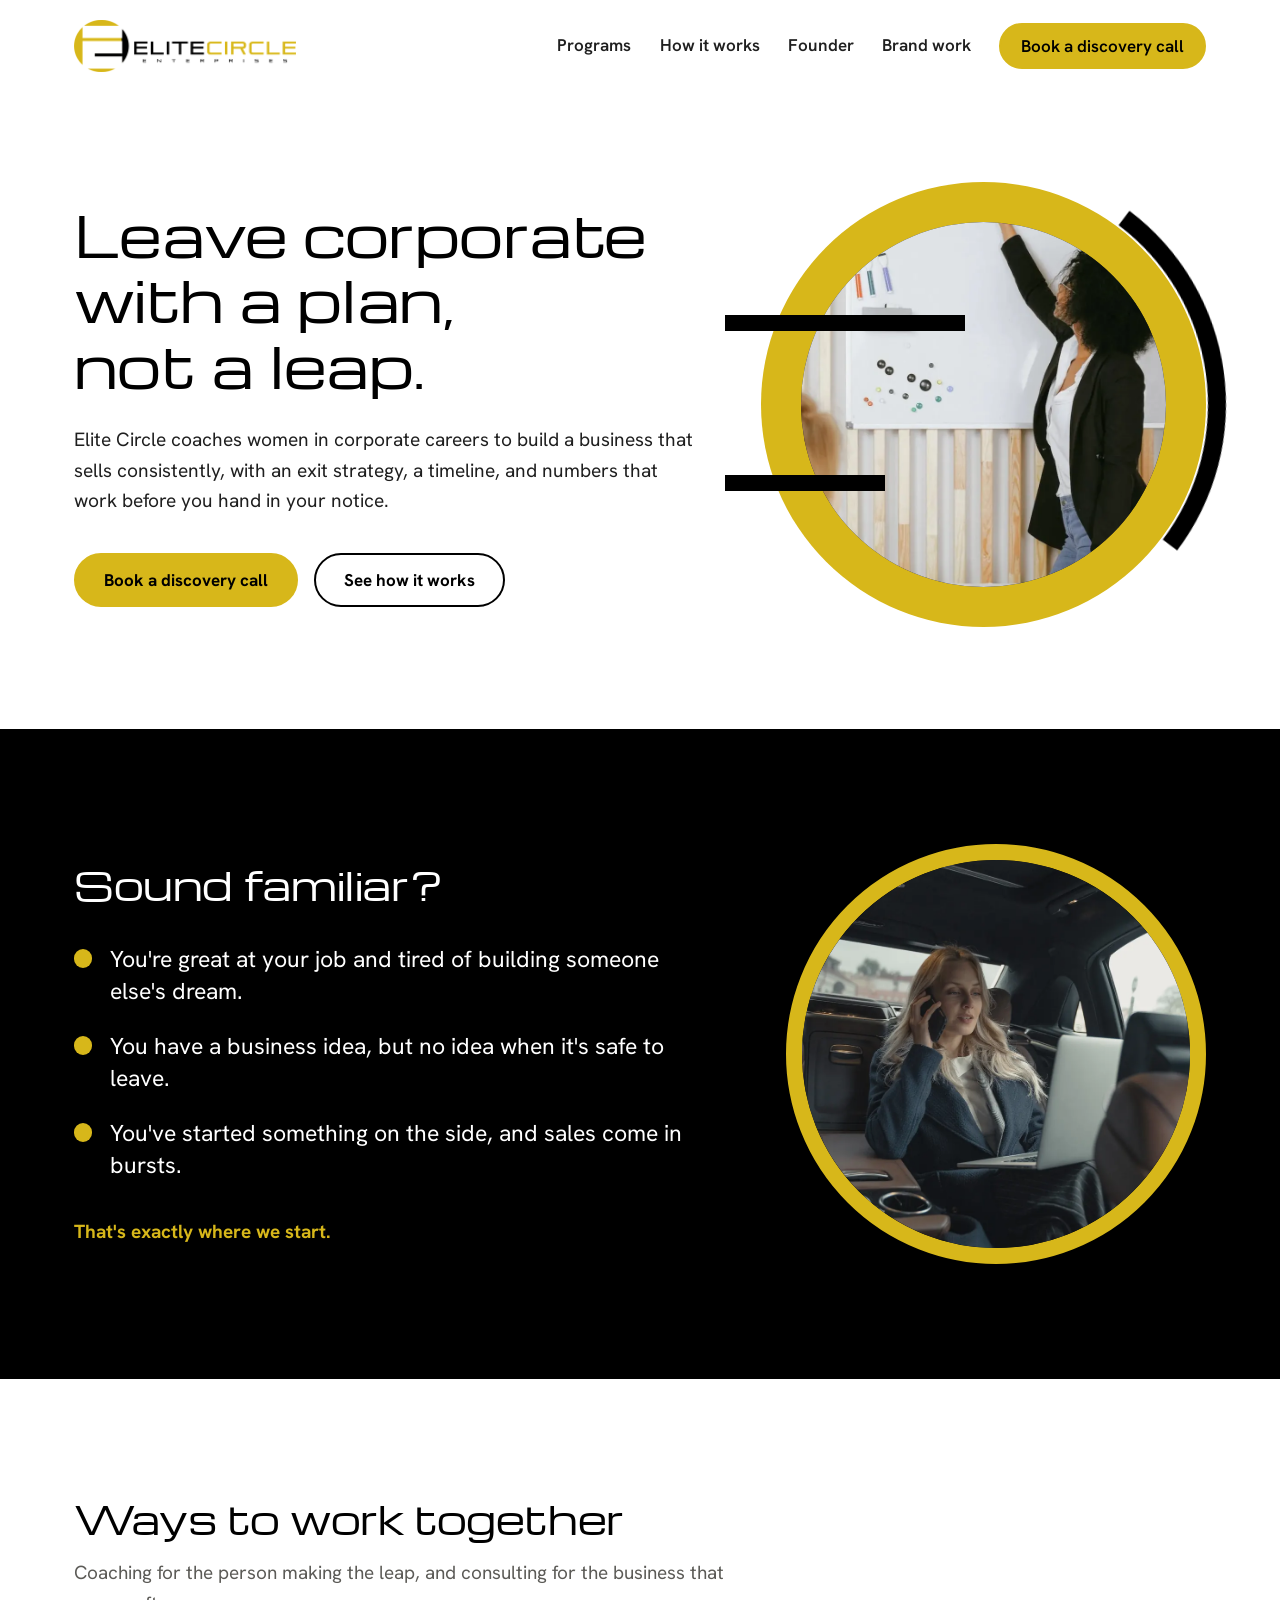
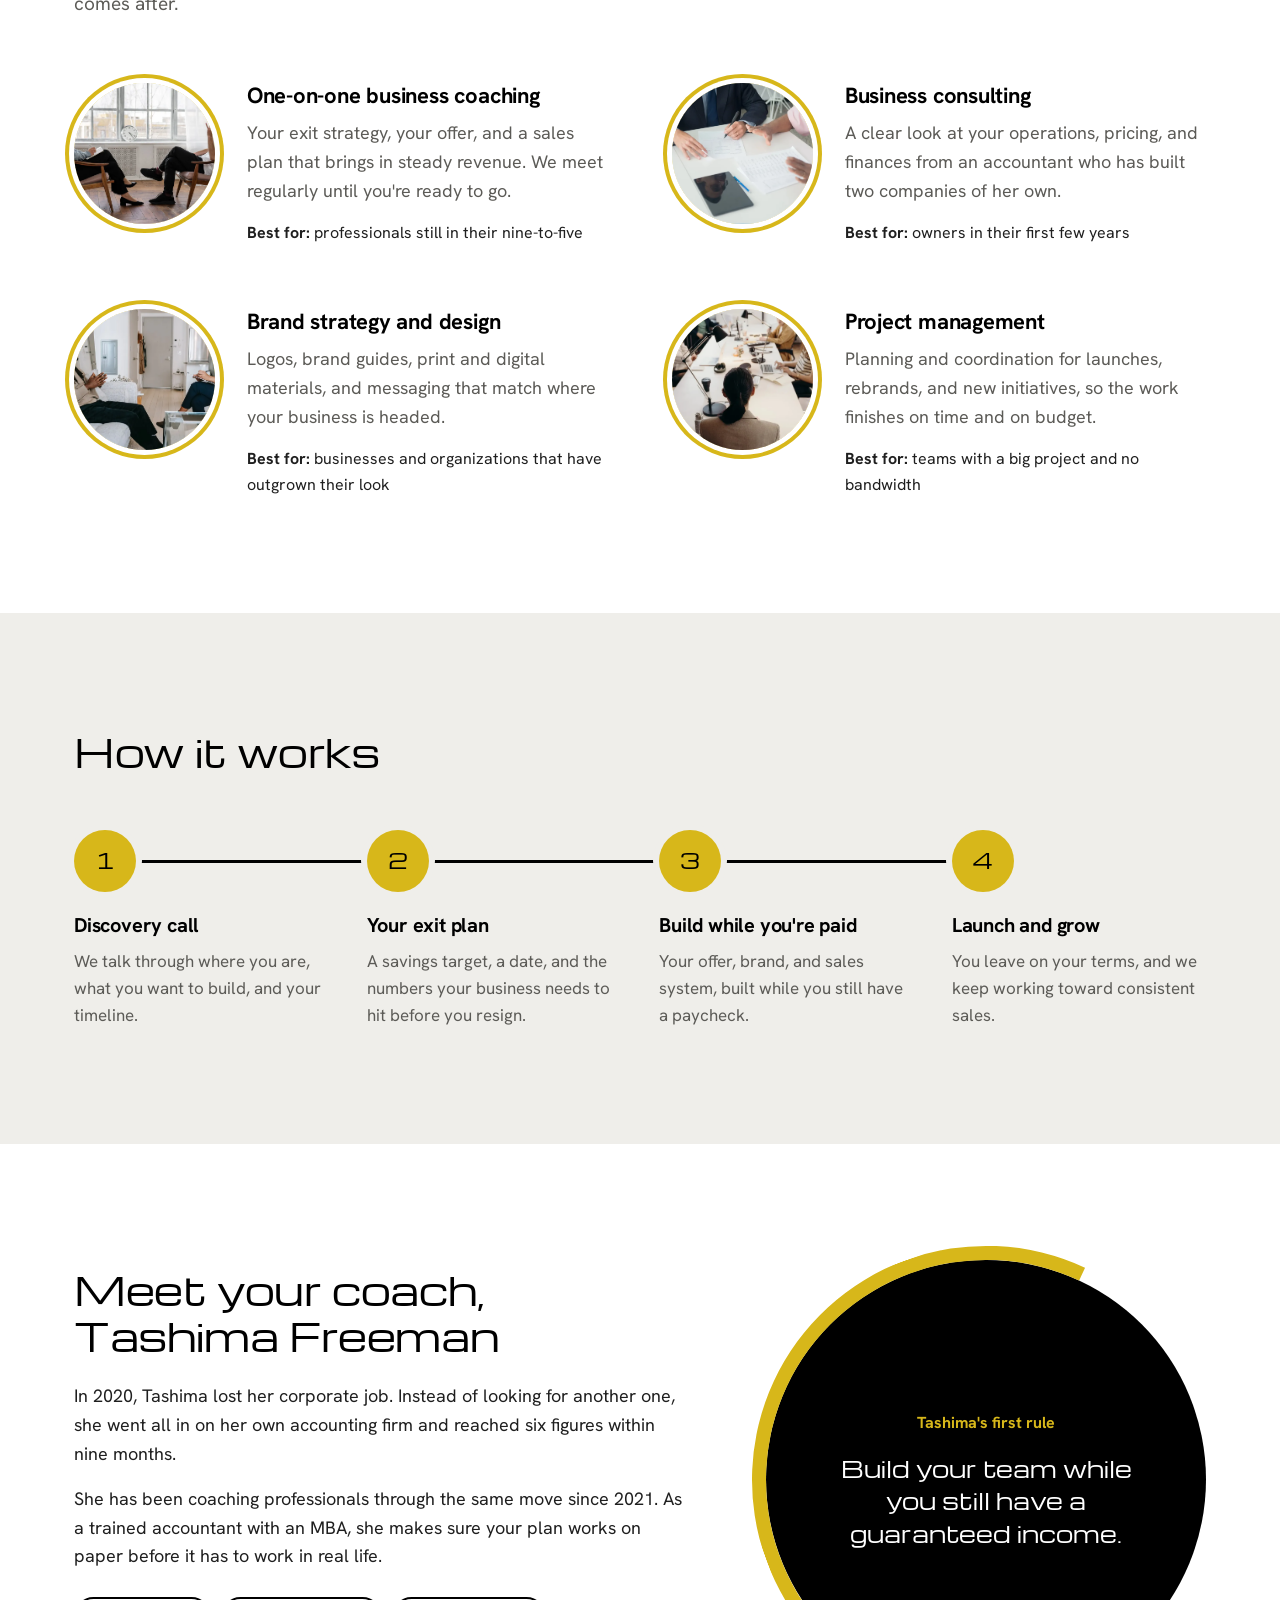
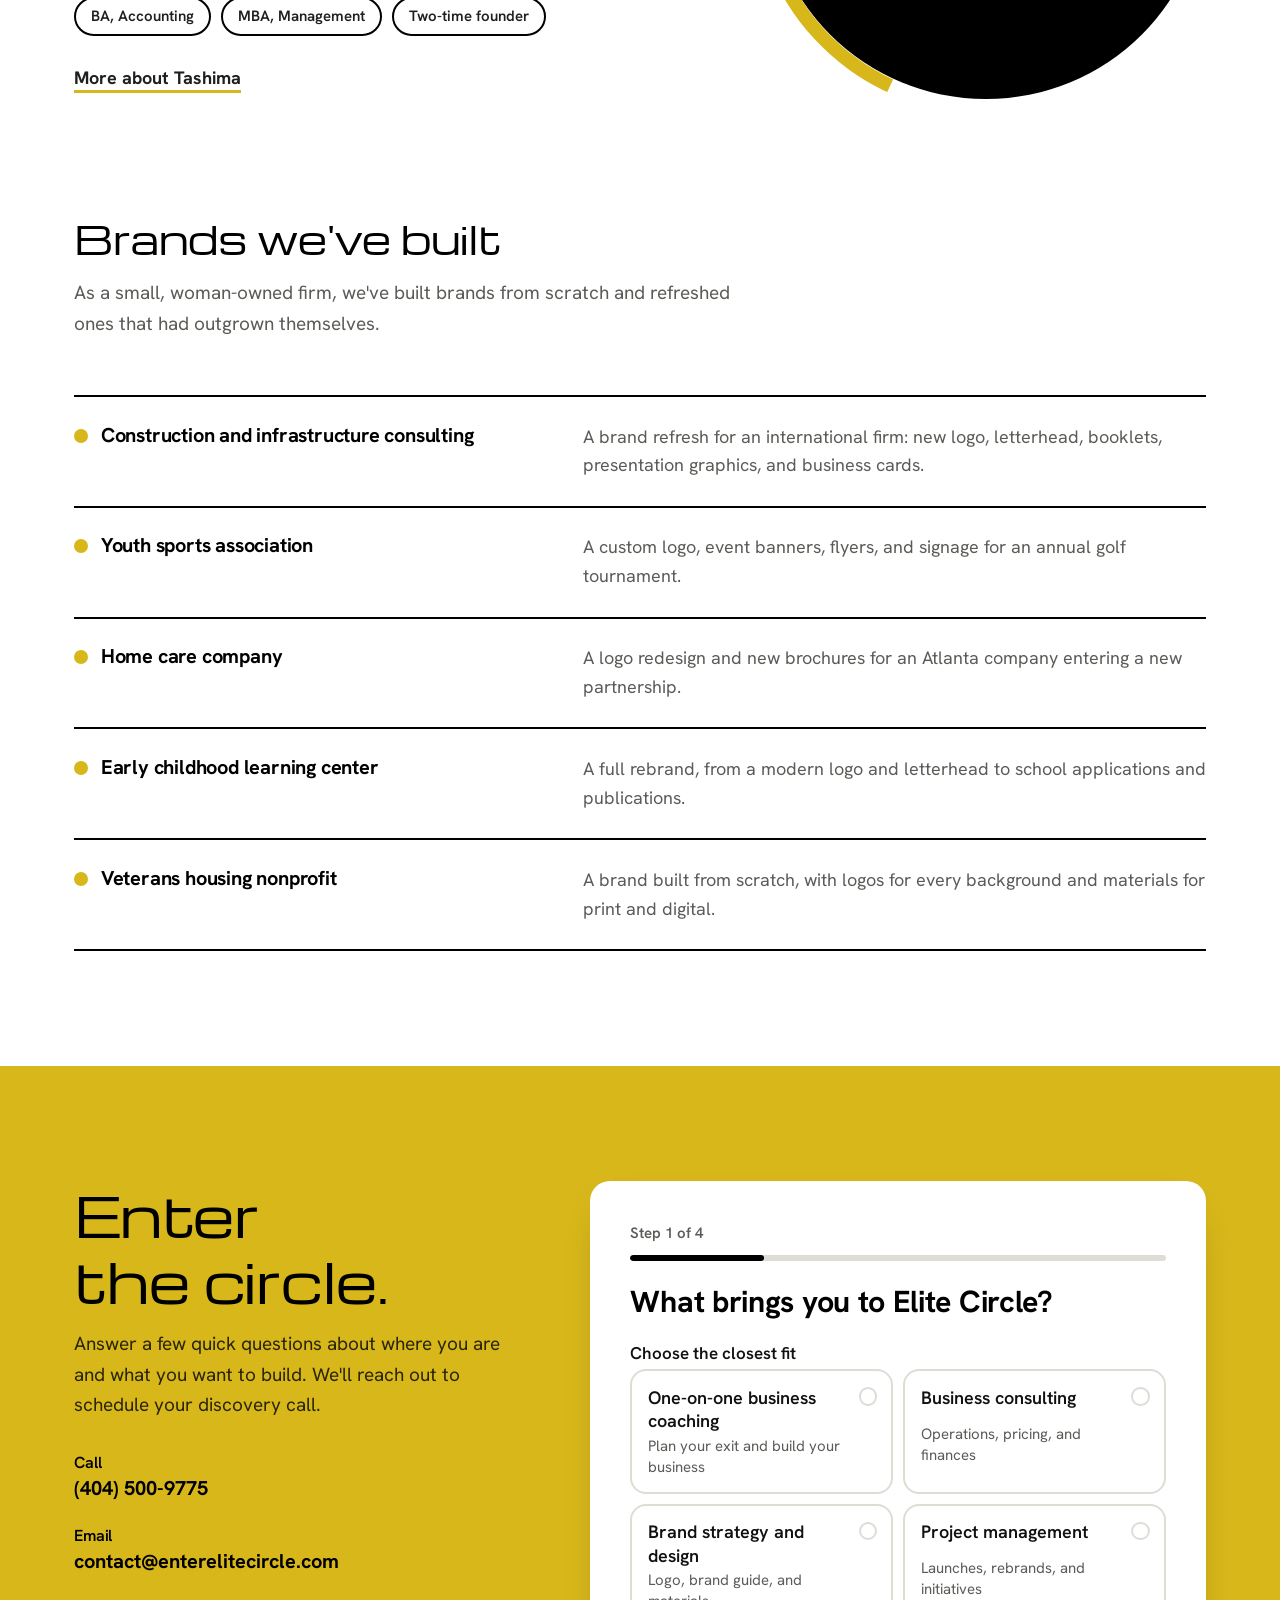
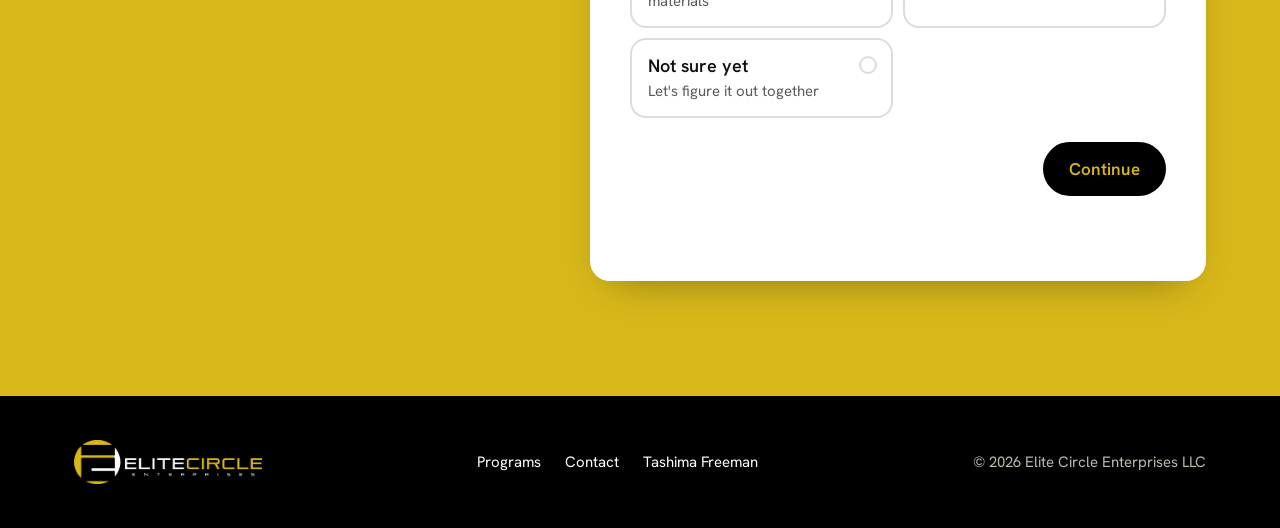
<file: elite-circle/index.html>
<!doctype html>
<html lang="en">
<head>
<meta charset="utf-8">
<meta name="viewport" content="width=device-width, initial-scale=1">
<title>Elite Circle Enterprises | Business Coaching and Consulting</title>
<meta name="description" content="Elite Circle coaches women in corporate careers to leave with a plan and build a business that sells consistently. Business coaching, consulting, brand strategy, and project management.">
<link rel="canonical" href="https://enterelitecircle.com/">
<meta property="og:type" content="website">
<meta property="og:url" content="https://enterelitecircle.com/">
<meta property="og:title" content="Elite Circle Enterprises">
<meta property="og:description" content="Leave corporate with a plan, not a leap. Coaching and consulting for women building their own business.">
<meta property="og:image" content="https://enterelitecircle.com/assets/og.png">
<meta name="twitter:card" content="summary_large_image">
<link rel="icon" href="assets/favicon.png" type="image/png">
<link rel="apple-touch-icon" href="assets/apple-touch-icon.png">
<meta name="theme-color" content="#000000">
<link rel="preload" href="assets/fonts/michroma.woff2" as="font" type="font/woff2" crossorigin>
<link rel="preload" href="assets/fonts/hanken-grotesk.woff2" as="font" type="font/woff2" crossorigin>
<script type="application/ld+json">
{
  "@context": "https://schema.org",
  "@type": "ProfessionalService",
  "name": "Elite Circle Enterprises",
  "url": "https://enterelitecircle.com/",
  "telephone": "+1-404-500-9775",
  "logo": "https://enterelitecircle.com/assets/logo.png",
  "areaServed": "Metro Atlanta, Georgia",
  "founder": {"@type": "Person", "name": "Tashima Freeman", "url": "https://tashimafreeman.com/"},
  "foundingDate": "2022"
}
</script>
<link rel="stylesheet" href="assets/inquiry.css">
<style>
@font-face{font-family:"Michroma";src:url(assets/fonts/michroma.woff2) format("woff2");font-weight:400;font-display:swap}
@font-face{font-family:"Hanken Grotesk";src:url(assets/fonts/hanken-grotesk.woff2) format("woff2-variations"),url(assets/fonts/hanken-grotesk.woff2) format("woff2");font-weight:100 900;font-display:swap}
:root{
  --gold:#d7b71a;
  --gold-deep:#a88c00;
  --ink:#000;
  --paper:#fff;
  --stone:#efeeea;
  --text:#1f1f1f;
  --mute:#5c5b57;
  --maxw:1220px;
  --gutter:clamp(20px,4vw,44px);
  color-scheme:light;
}
*,*::before,*::after{box-sizing:border-box}
html{-webkit-text-size-adjust:100%;scroll-behavior:smooth}
body{margin:0;background:var(--paper);color:var(--text);font-family:"Hanken Grotesk",system-ui,sans-serif;font-size:1.125rem;line-height:1.6;-webkit-font-smoothing:antialiased}
img{max-width:100%;display:block}
a{color:inherit}
:focus-visible{outline:3px solid var(--ink);outline-offset:3px}
.dark :focus-visible{outline-color:var(--gold)}
.skip{position:absolute;left:-999px;top:0;background:var(--ink);color:#fff;padding:.6rem 1rem;z-index:10}
.skip:focus{left:var(--gutter)}
.wrap{max-width:var(--maxw);margin:0 auto;padding:0 var(--gutter)}
h1,h2,h3{margin:0;color:var(--ink);font-weight:400;line-height:1.2}
h1,h2{font-family:"Michroma",sans-serif;letter-spacing:-.01em;text-wrap:balance}
h2{font-size:clamp(1.6rem,3vw,2.4rem)}
h3{font-size:1.375rem;font-weight:700;letter-spacing:-.01em}
.dark h1,.dark h2,.dark h3{color:#fff}
p{margin:0}
.btn{display:inline-flex;align-items:center;justify-content:center;min-height:54px;padding:.8rem 1.75rem;border-radius:999px;border:2px solid var(--gold);background:var(--gold);color:var(--ink);
  font:700 1.0625rem/1 "Hanken Grotesk",sans-serif;text-decoration:none;cursor:pointer;transition:background .15s,color .15s,border-color .15s}
.btn:hover{background:var(--ink);border-color:var(--ink);color:var(--gold)}
.btn-line{background:transparent;border-color:var(--ink);color:var(--ink)}
.btn-line:hover{background:var(--ink);color:#fff}
.dark .btn:hover{background:#fff;border-color:#fff;color:var(--ink)}

/* header */
.site-head{position:relative}
.site-head .wrap{display:flex;align-items:center;justify-content:space-between;gap:1.5rem;min-height:92px}
.logo img{height:52px;width:auto}
.nav{display:flex;align-items:center;gap:clamp(1rem,2.2vw,2rem)}
.nav a{text-decoration:none;font-weight:600;font-size:1.0625rem}
.nav a:not(.btn):hover{text-decoration:underline;text-decoration-color:var(--gold);text-decoration-thickness:3px;text-underline-offset:.35em}
.nav .btn{min-height:46px;padding:.6rem 1.25rem}
.menu-btn{display:none;min-height:44px;padding:.4rem 1.1rem;border:2px solid var(--ink);border-radius:999px;background:none;font:600 1rem "Hanken Grotesk",sans-serif;cursor:pointer;color:var(--ink)}
@media (max-width:940px){
  .logo img{height:40px}
  .menu-btn{display:inline-flex;align-items:center}
  .nav{display:none;position:absolute;top:100%;left:0;right:0;z-index:5;background:#fff;flex-direction:column;align-items:stretch;gap:0;padding:.5rem var(--gutter) 1.25rem;border-bottom:4px solid var(--gold)}
  .nav.open{display:flex}
  .nav a{padding:.85rem 0;border-bottom:1px solid var(--stone)}
  .nav .btn{margin-top:1rem}
}

/* hero */
.hero,.founder{overflow-x:clip}
.hero .wrap{display:grid;grid-template-columns:minmax(0,7fr) minmax(0,5fr);gap:clamp(2rem,5vw,4rem);align-items:center;padding-block:clamp(3rem,7vw,6rem) clamp(4rem,8vw,7rem)}
.hero h1{font-size:clamp(2rem,4.4vw,3.6rem);line-height:1.16;max-width:13em}
.hero .sub{margin-top:1.75rem;font-size:clamp(1.125rem,1.5vw,1.3rem);max-width:33em;color:var(--text)}
.hero .ctas{display:flex;flex-wrap:wrap;gap:1rem;margin-top:2.25rem}

/* the orb: the logo's circle at hero scale */
.orb{position:relative;width:100%;max-width:500px;aspect-ratio:1;justify-self:end}
.orb .disc{position:absolute;inset:0;border-radius:50%;background:var(--gold)}
.orb .photo{position:absolute;inset:9%;border-radius:50%;overflow:hidden;background:#222}
.orb .photo img{width:100%;height:100%;object-fit:cover;object-position:72% 40%}
.orb .arc{position:absolute;inset:-4.5%;border-radius:50%;border:clamp(10px,1.6vw,18px) solid transparent;border-right-color:var(--ink);transform:rotate(-8deg)}
.orb .bar{position:absolute;height:clamp(10px,1.5vw,16px);background:var(--ink);left:-8%}
.orb .bar.b1{top:30%;width:54%}
.orb .bar.b2{top:66%;width:36%}
@media (prefers-reduced-motion:no-preference){
  .orb .disc{animation:pop .8s cubic-bezier(.2,.9,.2,1) both}
  .orb .photo{animation:fade .8s .25s ease-out both}
  .orb .arc{animation:spin 1s .35s cubic-bezier(.2,.9,.2,1) both}
  .orb .bar{transform-origin:left;animation:slide .6s .7s cubic-bezier(.7,0,.2,1) both}
  @keyframes pop{from{transform:scale(.6);opacity:0}}
  @keyframes fade{from{opacity:0}}
  @keyframes spin{from{transform:rotate(-120deg);opacity:0}}
  @keyframes slide{from{transform:scaleX(0)}}
}
@media (max-width:860px){.hero .wrap{grid-template-columns:1fr}.orb{justify-self:center;max-width:360px;margin-top:1rem}}

section{scroll-margin-top:1rem}
.block{padding:clamp(4.5rem,9vw,7.5rem) 0}
.intro{max-width:36em;margin-top:1.1rem;color:var(--mute);font-size:1.1875rem}

/* familiar */
.familiar{background:var(--ink);color:#e9e7e0}
.familiar .wrap{display:grid;grid-template-columns:minmax(0,7fr) minmax(0,5fr);gap:clamp(2.5rem,6vw,5rem);align-items:center}
.familiar ul{list-style:none;margin:2.25rem 0 0;padding:0;display:grid;gap:1.4rem}
.familiar li{display:grid;grid-template-columns:auto 1fr;gap:1.1rem;align-items:start;font-size:clamp(1.2rem,1.8vw,1.45rem);line-height:1.4;color:#fff}
.familiar li::before{content:"";width:.8em;height:.8em;border-radius:50%;background:var(--gold);margin-top:.28em}
.familiar .turn{margin-top:2.25rem;color:var(--gold);font-weight:700;font-size:1.1875rem}
.familiar figure{margin:0;position:relative;aspect-ratio:1;max-width:420px;justify-self:end;width:100%}
.familiar figure img{width:100%;height:100%;object-fit:cover;object-position:50% 35%;border-radius:50%;border:clamp(10px,1.4vw,16px) solid var(--gold)}
@media (max-width:860px){.familiar .wrap{grid-template-columns:1fr}.familiar figure{justify-self:start;max-width:300px}}

/* programs */
.programs{display:grid;grid-template-columns:1fr 1fr;gap:clamp(2.5rem,5vw,4rem) clamp(2rem,5vw,5rem);margin-top:clamp(2.5rem,5vw,4rem)}
.program{display:grid;grid-template-columns:clamp(96px,11vw,150px) minmax(0,1fr);gap:clamp(1.25rem,2.5vw,2rem);align-items:start}
.program img{width:100%;height:auto;aspect-ratio:1;object-fit:cover;border-radius:50%;box-shadow:0 0 0 5px #fff,0 0 0 9px var(--gold)}
.program p{color:var(--mute);margin-top:.6rem;max-width:30em}
.program .fit{margin-top:.9rem;font-size:1rem;color:var(--text)}
.program .fit b{font-weight:700}
@media (max-width:880px){.programs{grid-template-columns:1fr}}

/* path */
.path{background:var(--stone)}
.steps{--g:clamp(1.5rem,3vw,2.5rem);list-style:none;margin:clamp(2.5rem,5vw,3.5rem) 0 0;padding:0;display:grid;grid-template-columns:repeat(4,minmax(0,1fr));gap:var(--g);counter-reset:s;position:relative}
.steps::before{content:"";position:absolute;top:30px;left:31px;width:calc(75% + .75 * var(--g));height:3px;background:var(--ink)}
.steps li{counter-increment:s;display:grid;gap:.7rem;align-content:start;position:relative}
.steps li::before{content:counter(s);display:grid;place-items:center;width:62px;height:62px;border-radius:50%;background:var(--gold);color:var(--ink);font-family:"Michroma",sans-serif;font-size:1.3rem;box-shadow:0 0 0 6px var(--stone);margin-bottom:.6rem}
.steps h3{font-size:1.25rem}
.steps p{color:var(--mute);font-size:1.0625rem}
@media (max-width:900px){.steps{grid-template-columns:1fr 1fr}.steps::before{display:none}}
@media (max-width:520px){.steps{grid-template-columns:1fr}}

/* founder */
.founder .wrap{display:grid;grid-template-columns:minmax(0,7fr) minmax(0,5fr);gap:clamp(2.5rem,6vw,5.5rem);align-items:center}
.founder .copy{display:grid;gap:1rem;margin-top:1.5rem;max-width:36em}
.founder .creds{display:flex;flex-wrap:wrap;gap:.6rem;margin-top:1.6rem}
.founder .creds span{border:2px solid var(--ink);border-radius:999px;padding:.35rem .95rem;font-size:.9375rem;font-weight:600}
.founder .links{display:flex;flex-wrap:wrap;gap:1.5rem;margin-top:1.75rem}
.founder .links a{font-weight:700;text-decoration-color:var(--gold);text-decoration-thickness:3px;text-underline-offset:.35em}
.rule{background:var(--ink);color:#fff;border-radius:50%;aspect-ratio:1;display:grid;place-content:center;text-align:center;padding:14%;max-width:440px;width:100%;justify-self:end;position:relative}
.rule::after{content:"";position:absolute;inset:-14px;border-radius:50%;border:14px solid transparent;border-left-color:var(--gold);border-top-color:var(--gold);transform:rotate(-20deg)}
.rule small{color:var(--gold);font-weight:700;font-size:1rem}
.rule p{font-family:"Michroma",sans-serif;font-size:clamp(1.05rem,1.8vw,1.4rem);line-height:1.45;margin-top:1rem}
.rule .photo{position:absolute;inset:0;width:100%;height:100%;object-fit:cover;border-radius:50%}
@media (max-width:860px){.founder .wrap{grid-template-columns:1fr}.rule{justify-self:center;max-width:360px}}

/* work */
.work-list{list-style:none;margin:clamp(2.5rem,5vw,3.5rem) 0 0;padding:0}
.work-list li{display:grid;grid-template-columns:minmax(0,5fr) minmax(0,7fr);gap:.5rem clamp(2rem,5vw,4rem);padding:1.6rem 0;border-top:2px solid var(--ink)}
.work-list li:last-child{border-bottom:2px solid var(--ink)}
.work-list h3{font-size:1.25rem;display:flex;gap:.8rem;align-items:baseline}
.work-list h3::before{content:"";width:.7em;height:.7em;border-radius:50%;background:var(--gold);flex:none;transform:translateY(.05em)}
.work-list p{color:var(--mute)}
@media (max-width:760px){.work-list li{grid-template-columns:1fr}}

/* contact */
.contact{background:var(--gold);color:var(--ink)}
.contact .wrap{display:grid;grid-template-columns:minmax(0,5fr) minmax(0,7fr);gap:clamp(2.5rem,6vw,5.5rem)}
.contact h2{font-size:clamp(2rem,4.4vw,3.4rem)}
.contact .intro{color:#2a2507}
.details{display:grid;gap:1.4rem;margin-top:2rem}
.details h3{font-size:1rem;font-weight:600}
.details a{font-size:1.25rem;font-weight:700;text-decoration:none}
.details a:hover{text-decoration:underline;text-underline-offset:.3em}
.row2{display:grid;grid-template-columns:1fr 1fr;gap:1.2rem}
.field{display:grid;gap:.4rem}
.field label{font-weight:700;font-size:1rem}
input,select,textarea{font:inherit;font-size:1.0625rem;color:var(--ink);background:#fff;border:2px solid var(--ink);border-radius:14px;padding:.75rem .95rem;width:100%}
textarea{min-height:140px;resize:vertical}
input:focus,select:focus,textarea:focus{outline:3px solid var(--ink);outline-offset:2px}
.contact .btn{background:var(--ink);color:var(--gold);border-color:var(--ink);justify-self:start}
.contact .btn:hover{background:#fff;color:var(--ink);border-color:#fff}
.form-status{min-height:1.5em;font-weight:600}
.form-status.err{color:#7a0b00}
@media (max-width:860px){.contact .wrap{grid-template-columns:1fr}.row2{grid-template-columns:1fr}}

.site-foot{background:var(--ink);color:#bdbab0;font-size:.9375rem}
.site-foot .wrap{display:flex;flex-wrap:wrap;gap:1.5rem 3rem;align-items:center;justify-content:space-between;padding-block:2.75rem}
.site-foot img{height:44px;width:auto}
.site-foot nav{display:flex;flex-wrap:wrap;gap:1.5rem}
.site-foot a{color:#fff;text-decoration:none}
.site-foot a:hover{color:var(--gold)}
.site-foot p{margin:0}
.inq{--q-accent:#000;--q-accent-text:#d7b71a;--q-ink:#111;--q-muted:#5c5b57;--q-surface:#fff;--q-card:#fff;--q-border:#dedcd5;--q-radius:20px;--q-head:"Hanken Grotesk",sans-serif;--q-focus:#000;box-shadow:0 18px 40px -24px rgba(0,0,0,.45)}
.inq .q-title,.inq .q-done h3{font-weight:700;letter-spacing:-.01em}
.inq .q-next,.inq .q-back,.inq .q-restart{border-radius:999px}
.inq .q-chips .q-option input:checked+.q-option-body{color:#d7b71a}
</style>
</head>
<body>
<a class="skip" href="#main">Skip to content</a>

<header class="site-head">
  <div class="wrap">
    <a class="logo" href="#top"><img src="assets/logo.png" alt="Elite Circle Enterprises" width="900" height="211"></a>
    <button class="menu-btn" type="button" aria-expanded="false" aria-controls="nav">Menu</button>
    <nav class="nav" id="nav" aria-label="Main">
      <a href="#programs">Programs</a>
      <a href="#path">How it works</a>
      <a href="#founder">Founder</a>
      <a href="#work">Brand work</a>
      <a class="btn" href="#contact">Book a discovery call</a>
    </nav>
  </div>
</header>

<main id="main">
  <section class="hero" id="top" aria-labelledby="hero-title">
    <div class="wrap">
      <div>
        <h1 id="hero-title">Leave corporate with a plan, not a leap.</h1>
        <p class="sub">Elite Circle coaches women in corporate careers to build a business that sells consistently, with an exit strategy, a timeline, and numbers that work before you hand in your notice.</p>
        <div class="ctas">
          <a class="btn" href="#contact">Book a discovery call</a>
          <a class="btn btn-line" href="#path">See how it works</a>
        </div>
      </div>
      <div class="orb" aria-hidden="true">
        <div class="disc"></div>
        <div class="photo"><img src="assets/hero.webp" alt="" width="1000" height="801"></div>
        <div class="arc"></div>
        <div class="bar b1"></div>
        <div class="bar b2"></div>
      </div>
    </div>
  </section>

  <section class="block familiar dark" aria-labelledby="familiar-title">
    <div class="wrap">
      <div>
        <h2 id="familiar-title">Sound familiar?</h2>
        <ul>
          <li>You're great at your job and tired of building someone else's dream.</li>
          <li>You have a business idea, but no idea when it's safe to leave.</li>
          <li>You've started something on the side, and sales come in bursts.</li>
        </ul>
        <p class="turn">That's exactly where we start.</p>
      </div>
      <figure><img src="assets/exit.webp" alt="A professional woman working on a laptop and phone in the back of a car" width="900" height="1350" loading="lazy"></figure>
    </div>
  </section>

  <section class="block" id="programs" aria-labelledby="programs-title">
    <div class="wrap">
      <h2 id="programs-title">Ways to work together</h2>
      <p class="intro">Coaching for the person making the leap, and consulting for the business that comes after.</p>
      <div class="programs">
        <article class="program">
          <img src="assets/coaching.webp" alt="A coach and client in conversation" width="1000" height="667" loading="lazy">
          <div>
            <h3>One-on-one business coaching</h3>
            <p>Your exit strategy, your offer, and a sales plan that brings in steady revenue. We meet regularly until you're ready to go.</p>
            <p class="fit"><b>Best for:</b> professionals still in their nine-to-five</p>
          </div>
        </article>
        <article class="program">
          <img src="assets/consulting.webp" alt="Two people reviewing documents and a tablet at a table" width="900" height="721" loading="lazy">
          <div>
            <h3>Business consulting</h3>
            <p>A clear look at your operations, pricing, and finances from an accountant who has built two companies of her own.</p>
            <p class="fit"><b>Best for:</b> owners in their first few years</p>
          </div>
        </article>
        <article class="program">
          <img src="assets/brand.webp" alt="A consultant taking notes while a client talks" width="1000" height="667" loading="lazy">
          <div>
            <h3>Brand strategy and design</h3>
            <p>Logos, brand guides, print and digital materials, and messaging that match where your business is headed.</p>
            <p class="fit"><b>Best for:</b> businesses and organizations that have outgrown their look</p>
          </div>
        </article>
        <article class="program">
          <img src="assets/projects.webp" alt="A team working together at a long shared desk" width="900" height="721" loading="lazy">
          <div>
            <h3>Project management</h3>
            <p>Planning and coordination for launches, rebrands, and new initiatives, so the work finishes on time and on budget.</p>
            <p class="fit"><b>Best for:</b> teams with a big project and no bandwidth</p>
          </div>
        </article>
      </div>
    </div>
  </section>

  <section class="block path" id="path" aria-labelledby="path-title">
    <div class="wrap">
      <h2 id="path-title">How it works</h2>
      <ol class="steps">
        <li><h3>Discovery call</h3><p>We talk through where you are, what you want to build, and your timeline.</p></li>
        <li><h3>Your exit plan</h3><p>A savings target, a date, and the numbers your business needs to hit before you resign.</p></li>
        <li><h3>Build while you're paid</h3><p>Your offer, brand, and sales system, built while you still have a paycheck.</p></li>
        <li><h3>Launch and grow</h3><p>You leave on your terms, and we keep working toward consistent sales.</p></li>
      </ol>
    </div>
  </section>

  <section class="block founder" id="founder" aria-labelledby="founder-title">
    <div class="wrap">
      <div>
        <h2 id="founder-title">Meet your coach, Tashima Freeman</h2>
        <div class="copy">
          <p>In 2020, Tashima lost her corporate job. Instead of looking for another one, she went all in on her own accounting firm and reached six figures within nine months.</p>
          <p>She has been coaching professionals through the same move since 2021. As a trained accountant with an MBA, she makes sure your plan works on paper before it has to work in real life.</p>
        </div>
        <div class="creds"><span>BA, Accounting</span><span>MBA, Management</span><span>Two-time founder</span></div>
        <div class="links">
          <a href="https://tashimafreeman.com/">More about Tashima</a>
        </div>
      </div>
      <div class="rule">
        <small>Tashima's first rule</small>
        <p>Build your team while you still have a guaranteed income.</p>
      </div>
    </div>
  </section>

  <section class="block" id="work" style="padding-top:0" aria-labelledby="work-title">
    <div class="wrap">
      <h2 id="work-title">Brands we've built</h2>
      <p class="intro">As a small, woman-owned firm, we've built brands from scratch and refreshed ones that had outgrown themselves.</p>
      <ul class="work-list">
        <li><h3>Construction and infrastructure consulting</h3><p>A brand refresh for an international firm: new logo, letterhead, booklets, presentation graphics, and business cards.</p></li>
        <li><h3>Youth sports association</h3><p>A custom logo, event banners, flyers, and signage for an annual golf tournament.</p></li>
        <li><h3>Home care company</h3><p>A logo redesign and new brochures for an Atlanta company entering a new partnership.</p></li>
        <li><h3>Early childhood learning center</h3><p>A full rebrand, from a modern logo and letterhead to school applications and publications.</p></li>
        <li><h3>Veterans housing nonprofit</h3><p>A brand built from scratch, with logos for every background and materials for print and digital.</p></li>
      </ul>
    </div>
  </section>

  <section class="block contact" id="contact" aria-labelledby="contact-title">
    <div class="wrap">
      <div>
        <h2 id="contact-title">Enter the circle.</h2>
        <p class="intro">Answer a few quick questions about where you are and what you want to build. We'll reach out to schedule your discovery call.</p>
        <div class="details">
          <div><h3>Call</h3><a href="tel:+14045009775">(404) 500-9775</a></div>
          <div><h3>Email</h3><a href="mailto:contact@enterelitecircle.com">contact@enterelitecircle.com</a></div>
        </div>
      </div>
      <div data-inquiry role="region" aria-label="Discovery call request"><noscript><p>Email <a href="mailto:contact@enterelitecircle.com">contact@enterelitecircle.com</a> or call (404) 500-9775 to book a discovery call.</p></noscript></div>
      <script type="application/json" id="inquiry-config">{"site": "enterelitecircle.com", "submitLabel": "Book my discovery call", "subjectFields": ["need", "stage", "org", "start"], "priority": [{"when": [{"id": "start", "in": ["Right away"]}, {"id": "invest", "in": ["Yes, I'm ready"]}], "label": "Ready now"}], "steps": [{"id": "s-need", "title": "What brings you to Elite Circle?", "auto": true, "fields": [{"id": "need", "type": "cards", "label": "Choose the closest fit", "summary": "Interested in", "options": [{"v": "One-on-one business coaching", "d": "Plan your exit and build your business"}, {"v": "Business consulting", "d": "Operations, pricing, and finances"}, {"v": "Brand strategy and design", "d": "Logo, brand guide, and materials"}, {"v": "Project management", "d": "Launches, rebrands, and initiatives"}, {"v": "Not sure yet", "d": "Let's figure it out together"}]}]}, {"id": "s-where", "title": "Where are you right now?", "fields": [{"id": "stage", "type": "cards", "label": "Pick the one that sounds most like you", "summary": "Where they are", "options": [{"v": "Working full time, with a business idea"}, {"v": "Working full time, with a side business"}, {"v": "Recently left corporate"}, {"v": "Running my business full time"}], "when": {"id": "need", "in": ["One-on-one business coaching", "Business consulting", "Not sure yet"]}}, {"id": "revenue", "type": "chips", "label": "What does the business bring in each month?", "summary": "Monthly revenue", "options": ["Nothing yet", "Under $1K", "$1K to $5K", "$5K to $10K", "Over $10K"], "when": {"id": "stage", "in": ["Working full time, with a side business", "Running my business full time", "Recently left corporate"]}}, {"id": "org", "type": "chips", "label": "What kind of organization is this for?", "summary": "Organization", "options": ["Small business", "Nonprofit", "Government or public agency", "Other"], "when": {"id": "need", "in": ["Brand strategy and design", "Project management"]}}, {"id": "budget", "type": "chips", "label": "What's the project budget?", "summary": "Budget", "options": ["Under $5K", "$5K to $15K", "$15K to $50K", "Over $50K", "Not sure yet"], "when": {"id": "need", "in": ["Brand strategy and design", "Project management"]}}]}, {"id": "s-timing", "title": "Let's talk timing", "fields": [{"id": "leave", "type": "chips", "label": "When would you like to leave your job?", "summary": "Exit timeline", "options": ["Within 3 months", "3 to 6 months", "6 to 12 months", "Not sure yet"], "when": {"id": "stage", "in": ["Working full time, with a business idea", "Working full time, with a side business"]}}, {"id": "start", "type": "chips", "label": "How soon do you want to start working together?", "summary": "Start", "options": ["Right away", "Within a month", "In a few months", "Just exploring"]}, {"id": "invest", "type": "chips", "label": "Are you ready to invest in support right now?", "summary": "Ready to invest", "options": ["Yes, I'm ready", "If it's the right fit", "Not yet"], "when": {"id": "need", "in": ["One-on-one business coaching", "Business consulting", "Not sure yet"]}}]}, {"id": "s-contact", "title": "Where should we reach you?", "sub": "We'll reach out to schedule your discovery call.", "fields": [{"id": "name", "type": "text", "label": "Your name", "short": "your name", "contact": "name", "autocomplete": "name"}, {"id": "email", "type": "email", "label": "Email", "short": "your email", "contact": "email", "autocomplete": "email"}, {"id": "phone", "type": "tel", "label": "Phone", "required": false, "contact": "phone", "autocomplete": "tel"}, {"id": "message", "type": "textarea", "label": "What's the one thing you most want help with?", "summary": "Biggest need", "required": false}]}], "done": {"title": "You're in, {first}.", "html": "<p>We'll review your answers and reach out to schedule your discovery call. A confirmation is on its way to your inbox.<\/p>"}, "fallback": "We couldn't send this just now. Email <a href=\"mailto:contact@enterelitecircle.com\">contact@enterelitecircle.com<\/a> or call <a href=\"tel:+14045009775\">(404) 500-9775<\/a>."}</script>
    </div>
  </section>
</main>

<footer class="site-foot dark">
  <div class="wrap">
    <img src="assets/logo-light.png" alt="Elite Circle Enterprises" width="900" height="211">
    <nav aria-label="Footer">
      <a href="#programs">Programs</a>
      <a href="#contact">Contact</a>
      <a href="https://tashimafreeman.com/">Tashima Freeman</a>
    </nav>
    <p>© <span id="yr">2026</span> Elite Circle Enterprises LLC</p>
  </div>
</footer>

<script>
(function(){
  document.getElementById('yr').textContent = new Date().getFullYear();
  var btn = document.querySelector('.menu-btn'), nav = document.getElementById('nav');
  btn.addEventListener('click', function(){ var open = nav.classList.toggle('open'); btn.setAttribute('aria-expanded', open); });
  nav.addEventListener('click', function(e){ if (e.target.tagName === 'A') { nav.classList.remove('open'); btn.setAttribute('aria-expanded', false); } });
})();
</script>
<script src="assets/inquiry.js" defer></script>
</body>
</html>
</file>
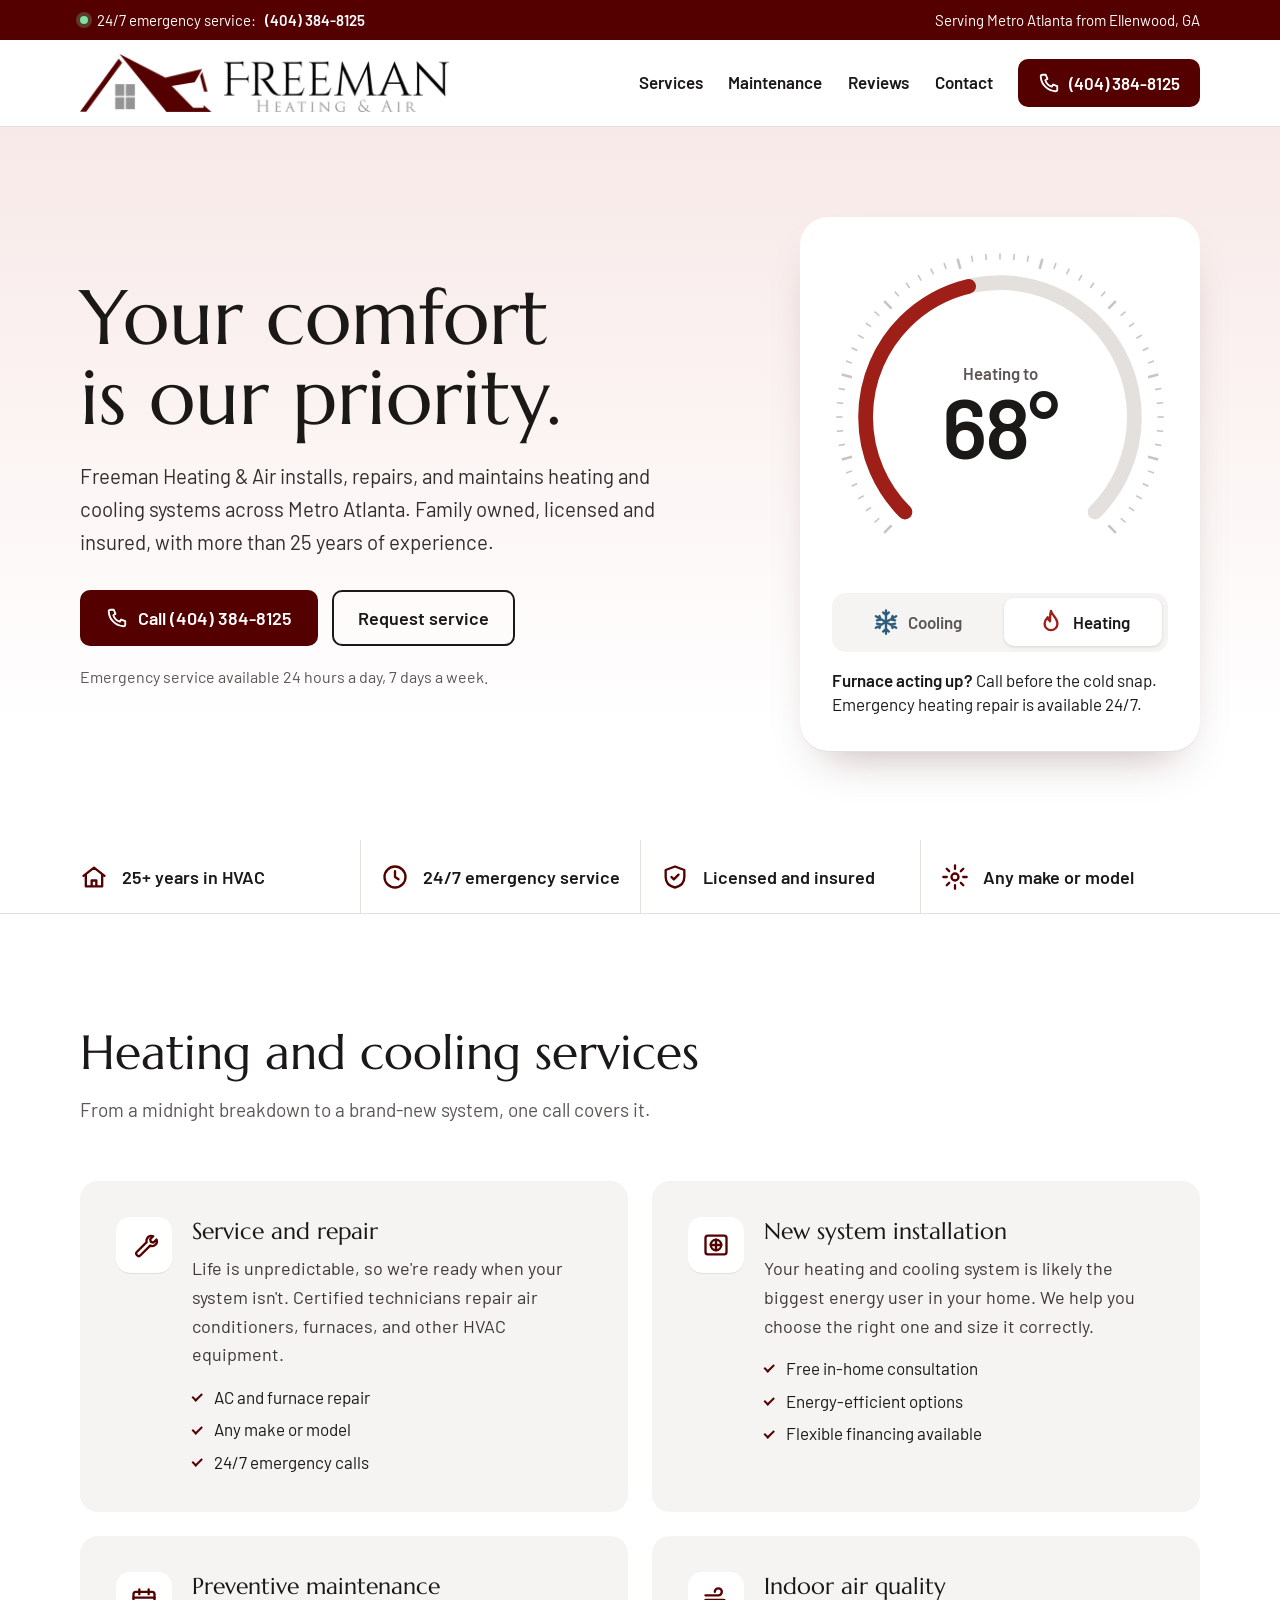
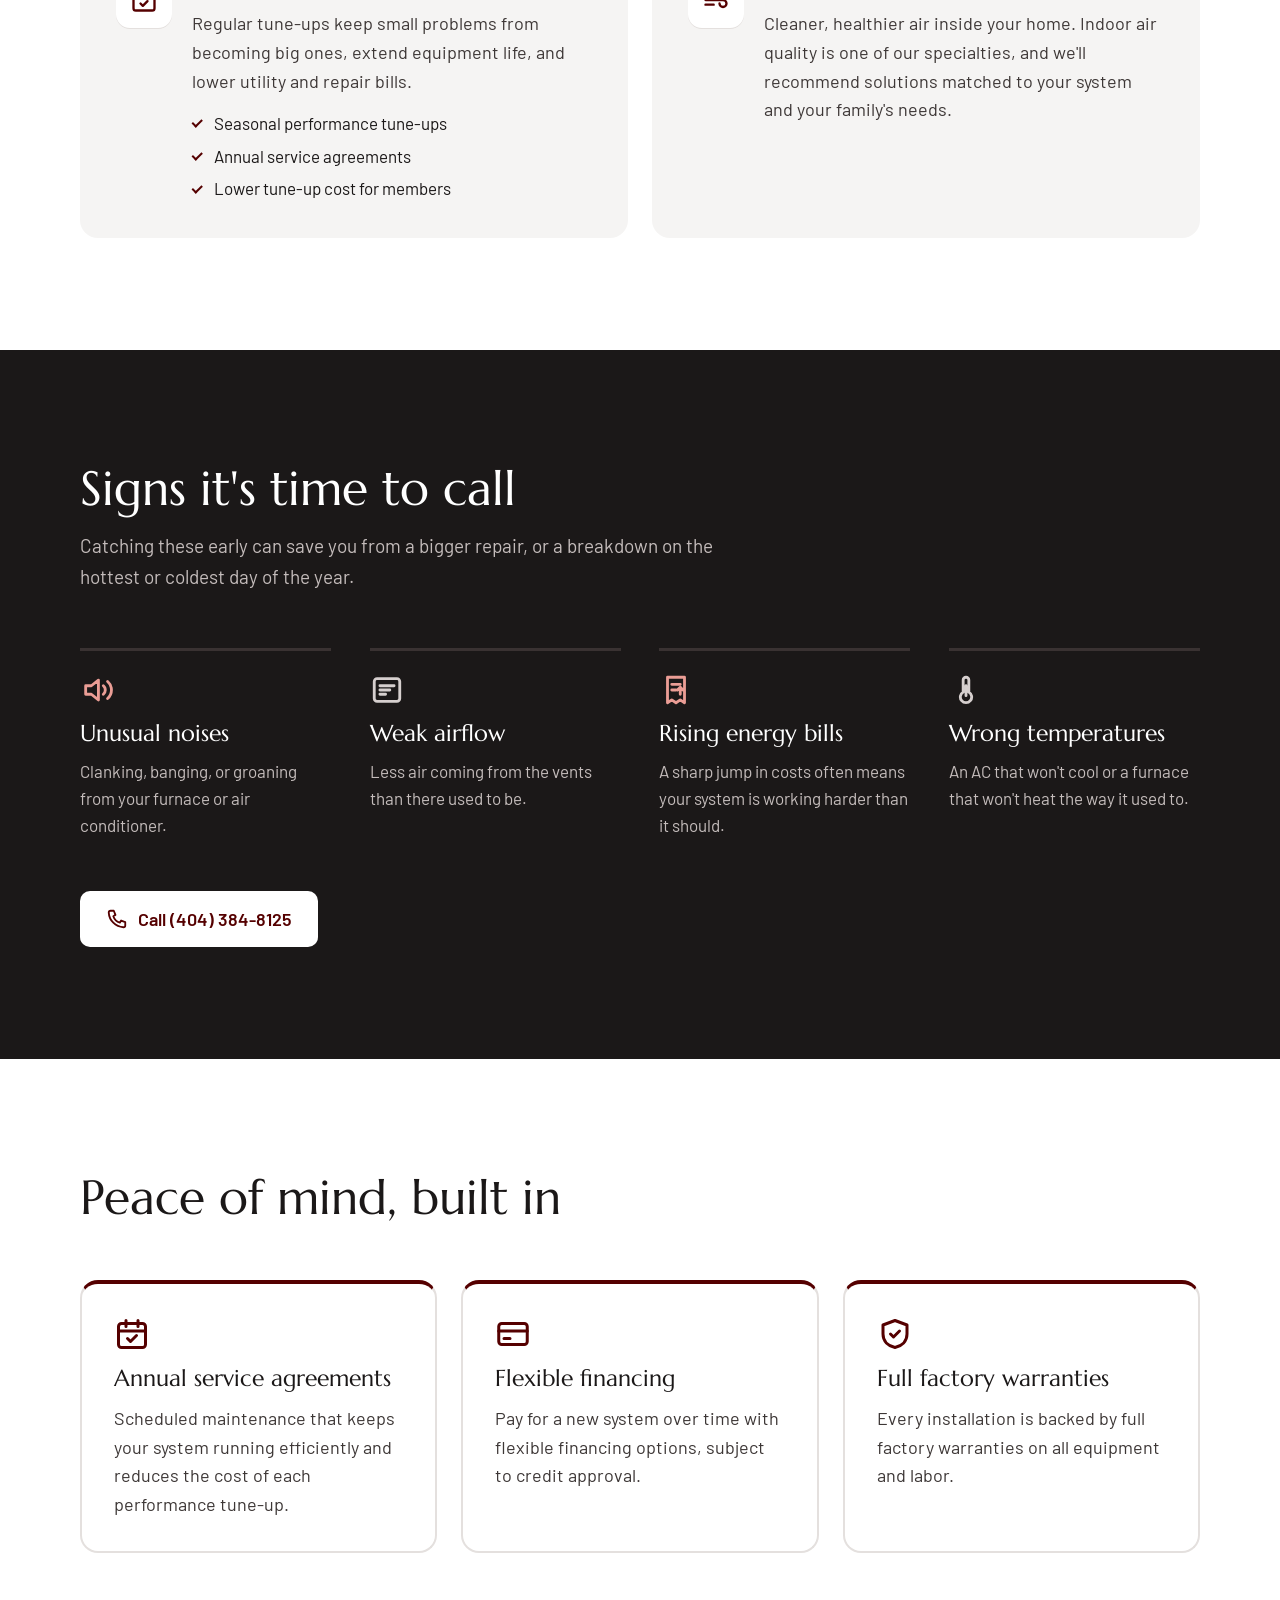
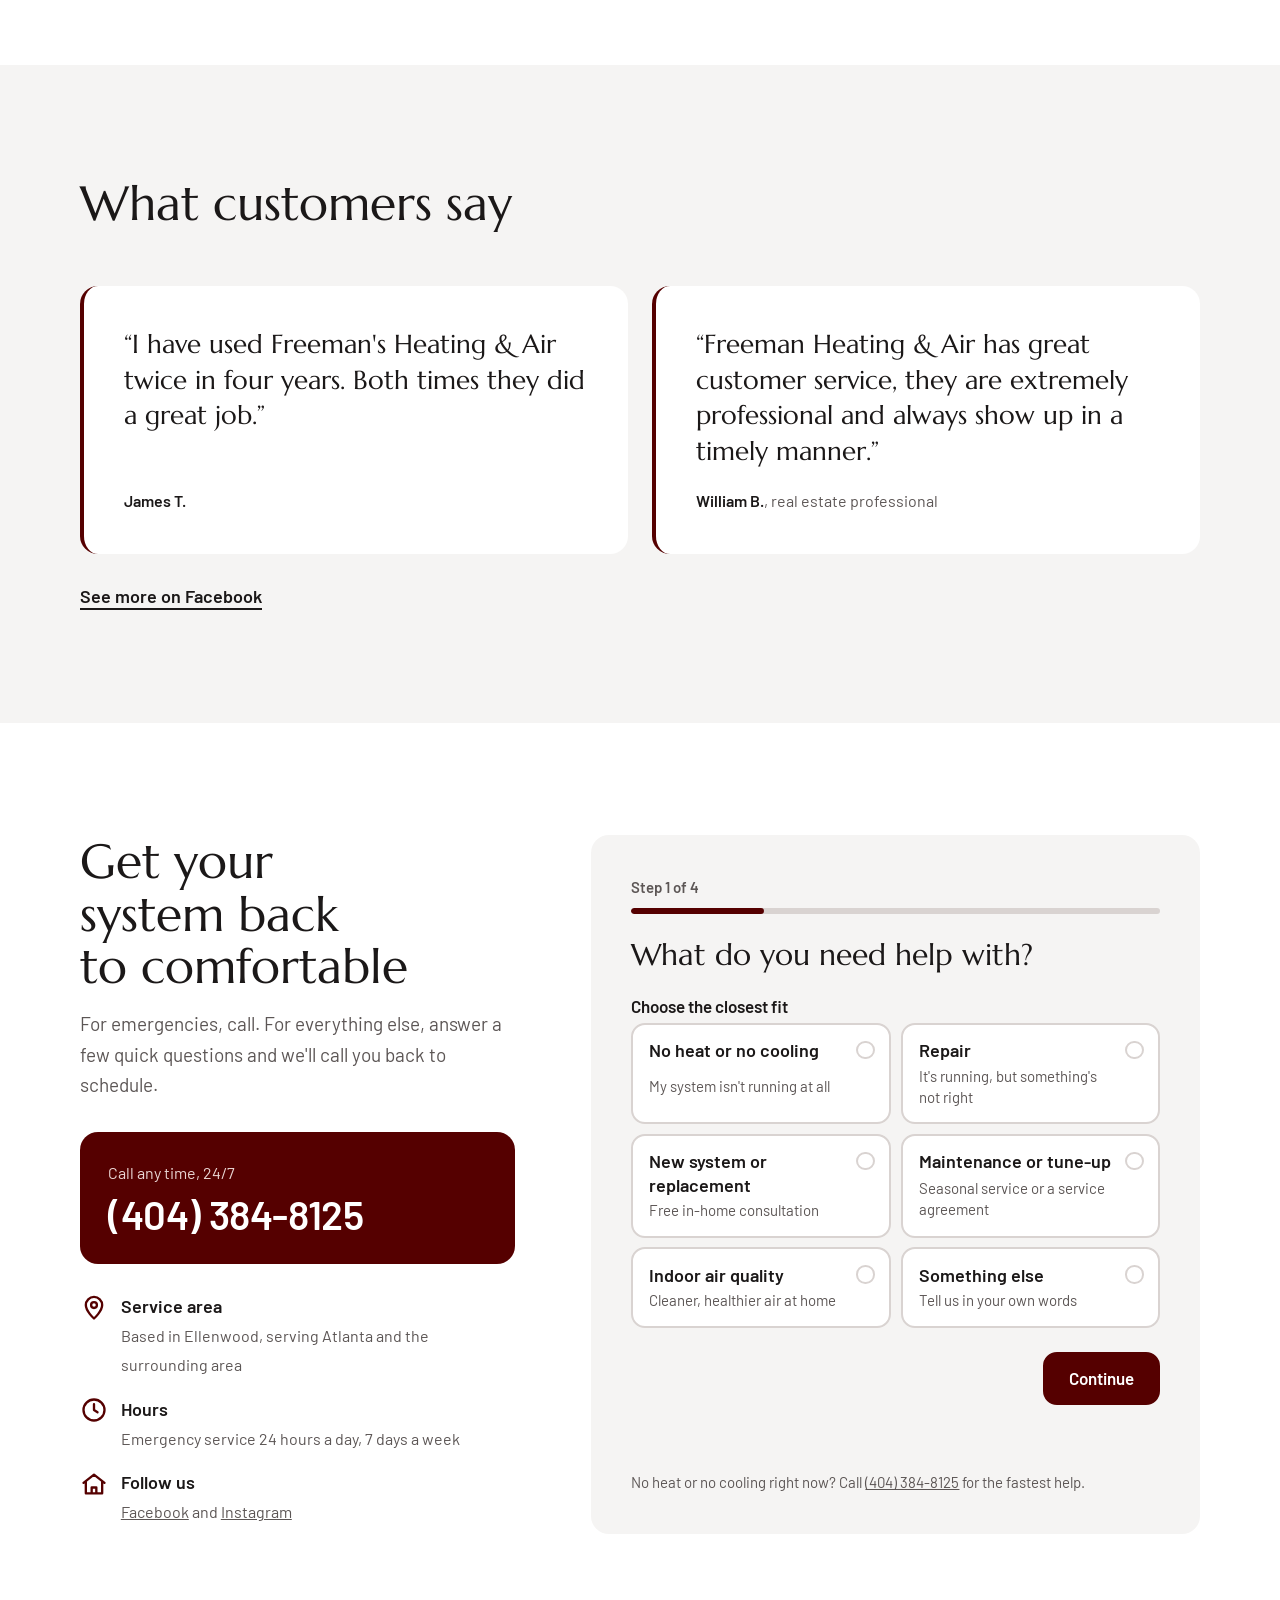
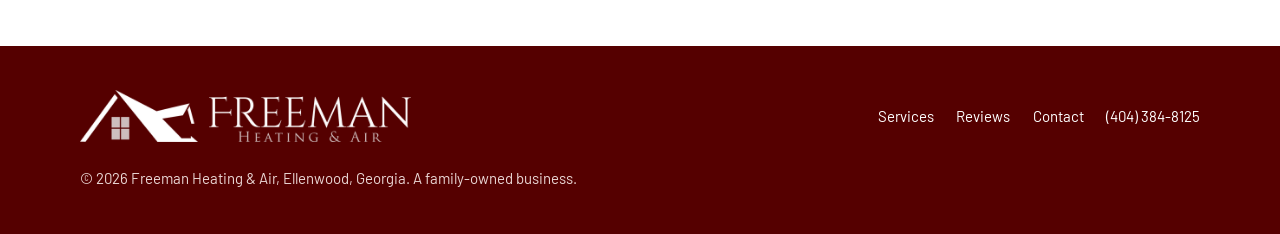
<file: freeman-hvac/index.html>
<!doctype html>
<html lang="en">
<head>
<meta charset="utf-8">
<meta name="viewport" content="width=device-width, initial-scale=1">
<title>Freeman Heating &amp; Air | HVAC Repair, Installation and Maintenance in Metro Atlanta</title>
<meta name="description" content="Family-owned heating and air conditioning company in Ellenwood, GA. AC and furnace repair, new system installation, preventive maintenance, and 24/7 emergency service across Metro Atlanta. Call (404) 384-8125.">
<link rel="canonical" href="https://freemanhvacus.com/">
<meta property="og:type" content="website">
<meta property="og:url" content="https://freemanhvacus.com/">
<meta property="og:title" content="Freeman Heating & Air">
<meta property="og:description" content="Heating and cooling repair, installation, and maintenance across Metro Atlanta. 24/7 emergency service.">
<meta property="og:image" content="https://freemanhvacus.com/assets/og.png">
<meta name="twitter:card" content="summary_large_image">
<link rel="icon" href="assets/favicon.png" type="image/png">
<link rel="apple-touch-icon" href="assets/apple-touch-icon.png">
<meta name="theme-color" content="#550000">
<link rel="preload" href="assets/fonts/marcellus.woff2" as="font" type="font/woff2" crossorigin>
<link rel="preload" href="assets/fonts/barlow-400.woff2" as="font" type="font/woff2" crossorigin>
<script type="application/ld+json">
{
  "@context": "https://schema.org",
  "@type": "HVACBusiness",
  "name": "Freeman Heating & Air",
  "url": "https://freemanhvacus.com/",
  "telephone": "+1-404-384-8125",
  "image": "https://freemanhvacus.com/assets/og.png",
  "logo": "https://freemanhvacus.com/assets/logo.png",
  "address": {"@type": "PostalAddress", "addressLocality": "Ellenwood", "addressRegion": "GA", "addressCountry": "US"},
  "areaServed": "Metro Atlanta, Georgia",
  "openingHoursSpecification": {"@type": "OpeningHoursSpecification", "dayOfWeek": ["Monday","Tuesday","Wednesday","Thursday","Friday","Saturday","Sunday"], "opens": "00:00", "closes": "23:59"},
  "sameAs": ["https://www.facebook.com/freemanheatandair/", "https://www.instagram.com/freemanheatair"]
}
</script>
<link rel="stylesheet" href="assets/inquiry.css">
<style>
@font-face{font-family:"Marcellus";src:url(assets/fonts/marcellus.woff2) format("woff2");font-weight:400;font-display:swap}
@font-face{font-family:"Barlow";src:url(assets/fonts/barlow-400.woff2) format("woff2");font-weight:400;font-display:swap}
@font-face{font-family:"Barlow";src:url(assets/fonts/barlow-600.woff2) format("woff2");font-weight:600;font-display:swap}
:root{
  --brand:#550000;
  --brand-2:#7d1712;
  --brand-soft:#f6eceb;
  --gray:#949494;
  --ink:#1b1818;
  --paper:#f5f4f3;
  --white:#fff;
  --steel:#e4e0de;
  --slate:#5c5655;
  --heat:#9e1f17;
  --heat-soft:#f7e9e7;
  --heat-lt:#eb9d95;
  --cool:#2f5d7c;
  --cool-soft:#e6eef3;
  --cool-lt:#b4cddd;
  --maxw:1200px;
  --gutter:clamp(18px,4vw,40px);
  color-scheme:light;
}
*,*::before,*::after{box-sizing:border-box}
html{-webkit-text-size-adjust:100%;scroll-behavior:smooth}
body{margin:0;background:var(--white);color:var(--ink);font-family:"Barlow",system-ui,sans-serif;font-size:1.125rem;line-height:1.6;-webkit-font-smoothing:antialiased}
img,svg{display:block;max-width:100%}
a{color:inherit}
:focus-visible{outline:3px solid var(--brand);outline-offset:3px}
.skip{position:absolute;left:-999px;top:0;background:var(--ink);color:#fff;padding:.6rem 1rem;z-index:20}
.skip:focus{left:var(--gutter)}
.wrap{max-width:var(--maxw);margin:0 auto;padding:0 var(--gutter)}
h1,h2,h3{margin:0;font-family:"Marcellus",Georgia,serif;font-weight:400;line-height:1.1;letter-spacing:0;text-wrap:balance}
h2{font-size:clamp(2rem,4vw,3rem)}
h3{font-size:1.45rem;line-height:1.2}
p{margin:0}
.ico{width:28px;height:28px;fill:none;stroke:currentColor;stroke-width:2;stroke-linecap:round;stroke-linejoin:round;flex:none}

.btn{display:inline-flex;align-items:center;justify-content:center;gap:.6rem;min-height:56px;padding:.8rem 1.5rem;border-radius:10px;border:2px solid transparent;
  font:600 1.125rem/1 "Barlow",sans-serif;text-decoration:none;cursor:pointer;transition:background-color .2s,color .2s,border-color .2s}
.btn .ico{width:22px;height:22px}
.btn-call{background:var(--brand);color:#fff}
.btn-call:hover{background:var(--brand-2)}
.btn-line{border-color:var(--ink);color:var(--ink);background:transparent}
.btn-line:hover{background:var(--ink);color:#fff}

/* top strip */
.strip{background:var(--brand);color:#fff;font-size:.9375rem}
.strip .wrap{display:flex;justify-content:space-between;align-items:center;gap:1rem;min-height:40px}
.strip a{color:#fff;font-weight:600;text-decoration:none}
.strip a:hover{text-decoration:underline}
.strip .live{display:inline-flex;align-items:center;gap:.55rem}
.strip .live::before{content:"";width:8px;height:8px;border-radius:50%;background:#7be3a4;box-shadow:0 0 0 4px rgba(123,227,164,.25)}
@media (max-width:620px){.strip .area{display:none}.strip .wrap{justify-content:center}}

/* header */
.site-head{position:relative;background:#fff;border-bottom:1px solid var(--steel)}
.site-head .wrap{display:flex;align-items:center;justify-content:space-between;gap:1rem;min-height:86px}
.brand{display:block;text-decoration:none;line-height:0}
.brand img{height:58px;width:auto}
@media (max-width:420px){.brand img{height:42px}}
.nav{display:flex;align-items:center;gap:clamp(1rem,2vw,1.75rem)}
.nav a{text-decoration:none;font-weight:600;font-size:1.0625rem}
.nav a:not(.btn):hover{color:var(--brand)}
.nav .btn{min-height:48px;padding:.6rem 1.1rem}
.menu-btn{display:none;min-height:44px;padding:.4rem 1rem;border:2px solid var(--ink);border-radius:10px;background:none;font:600 1rem "Barlow",sans-serif;color:var(--ink);cursor:pointer}
@media (max-width:900px){
  .menu-btn{display:inline-flex;align-items:center}
  .nav{display:none;position:absolute;top:100%;left:0;right:0;z-index:15;background:#fff;flex-direction:column;align-items:stretch;gap:0;padding:.25rem var(--gutter) 1.25rem;border-bottom:4px solid var(--brand);box-shadow:0 12px 24px rgba(20,24,29,.12)}
  .nav.open{display:flex}
  .nav a{padding:.9rem 0;border-bottom:1px solid var(--steel)}
  .nav .btn{margin-top:1rem;border-bottom:0}
}

/* hero */
.hero{--mode:var(--cool);--mode-soft:var(--cool-soft);background:linear-gradient(180deg,var(--mode-soft),#fff 85%);transition:background .5s;overflow:hidden}
.hero[data-mode="heat"]{--mode:var(--heat);--mode-soft:var(--heat-soft)}
.hero .wrap{display:grid;grid-template-columns:minmax(0,7fr) minmax(0,5fr);gap:clamp(2rem,5vw,4.5rem);align-items:center;padding-block:clamp(3rem,7vw,6rem)}
.hero h1{font-size:clamp(2.7rem,6vw,4.9rem);line-height:1.04}
.hero .sub{margin-top:1.4rem;font-size:clamp(1.15rem,1.6vw,1.3rem);max-width:32em;color:#332e2d}
.hero .ctas{display:flex;flex-wrap:wrap;gap:.9rem;margin-top:2rem}
.hero .note{margin-top:1.1rem;color:var(--slate);font-size:1rem}

/* thermostat */
.stat{background:#fff;border-radius:28px;padding:clamp(1.25rem,3vw,2rem);box-shadow:0 1px 0 var(--steel),0 24px 48px -24px rgba(60,10,10,.35);max-width:400px;width:100%;justify-self:end}
.dial{position:relative;aspect-ratio:1}
.dial svg{width:100%;height:100%}
.dial .track{stroke:var(--steel)}
.dial .arc{stroke:var(--mode);transition:stroke-dashoffset .6s cubic-bezier(.2,.8,.2,1),stroke .4s}
.dial .ticks line{stroke:#c9c3c1}
.dial .readout{position:absolute;inset:0;display:grid;place-content:center;text-align:center}
.dial .readout span{font:600 1.05rem/1 "Barlow",sans-serif;color:var(--slate)}
.dial .readout strong{font:600 clamp(4rem,8vw,5.25rem)/1 "Barlow",sans-serif;letter-spacing:-.02em;color:var(--ink);font-variant-numeric:tabular-nums;margin-top:.15rem}
.modes{display:grid;grid-template-columns:1fr 1fr;gap:.5rem;background:var(--paper);padding:.35rem;border-radius:14px;margin-top:.5rem}
.modes button{display:flex;align-items:center;justify-content:center;gap:.5rem;min-height:48px;border:0;border-radius:10px;background:transparent;font:600 1.0625rem "Barlow",sans-serif;color:var(--slate);cursor:pointer;transition:background .2s,color .2s}
.modes button[aria-pressed="true"]{background:#fff;color:var(--ink);box-shadow:0 1px 3px rgba(20,24,29,.15)}
.modes button[data-set="cool"] .ico{color:var(--cool)}
.modes button[data-set="heat"] .ico{color:var(--heat)}
.stat .tip{margin-top:1rem;font-size:1.0625rem;line-height:1.45;min-height:3em}
.stat .tip b{font-weight:600}
@media (max-width:860px){.hero .wrap{grid-template-columns:1fr}.stat{justify-self:start;max-width:360px}}

/* proof */
.proof{border-bottom:1px solid var(--steel)}
.proof ul{list-style:none;margin:0;padding:0;display:grid;grid-template-columns:repeat(4,minmax(0,1fr))}
.proof li{display:flex;align-items:center;gap:.9rem;padding:1.4rem 1rem 1.4rem 0;font-weight:600;line-height:1.25}
.proof li+li{padding-left:1.25rem;border-left:1px solid var(--steel)}
.proof .ico{color:var(--brand)}
@media (max-width:900px){.proof ul{grid-template-columns:1fr 1fr}.proof li:nth-child(3){padding-left:0;border-left:0}.proof li:nth-child(n+3){border-top:1px solid var(--steel)}}
@media (max-width:460px){.proof li{font-size:1rem;gap:.6rem}.proof li+li{padding-left:.9rem}}

section{scroll-margin-top:1rem}
.block{padding:clamp(4.5rem,9vw,7rem) 0}
.intro{max-width:36em;margin-top:1rem;color:var(--slate);font-size:1.1875rem}

/* services */
.svc-grid{display:grid;grid-template-columns:repeat(2,minmax(0,1fr));gap:clamp(1rem,2vw,1.5rem);margin-top:clamp(2.5rem,5vw,3.5rem)}
.svc{background:var(--paper);border-radius:18px;padding:clamp(1.5rem,3vw,2.25rem);display:grid;grid-template-columns:auto minmax(0,1fr);gap:1.25rem;align-items:start}
.svc .badge{width:56px;height:56px;border-radius:14px;display:grid;place-items:center;background:#fff;color:var(--brand);box-shadow:0 1px 0 var(--steel)}
.svc p{color:#3d3736;margin-top:.55rem}
.svc ul{margin:.9rem 0 0;padding:0;list-style:none;display:grid;gap:.35rem;font-size:1.0625rem}
.svc li{padding-left:1.4rem;position:relative}
.svc li::before{content:"";position:absolute;left:0;top:.55em;width:.65rem;height:.35rem;border-left:2px solid var(--brand);border-bottom:2px solid var(--brand);transform:rotate(-45deg)}
@media (max-width:820px){.svc-grid{grid-template-columns:1fr}}

/* signs */
.signs{background:var(--ink);color:#e8ebee}
.signs h2{color:#fff}
.signs .intro{color:#c4bcbb}
.sign-grid{display:grid;grid-template-columns:repeat(4,minmax(0,1fr));gap:clamp(1.25rem,3vw,2.5rem);margin-top:clamp(2.5rem,5vw,3.5rem)}
.sign{display:grid;gap:.7rem;align-content:start;border-top:3px solid #3a3232;padding-top:1.4rem}
.sign .ico{width:34px;height:34px;color:var(--heat-lt)}
.sign:nth-child(even) .ico{color:#d6cfce}
.sign h3{color:#fff}
.sign p{color:#c4bcbb;font-size:1.0625rem}
.signs .btn-call{margin-top:clamp(2.5rem,5vw,3.25rem);background:#fff;color:var(--brand)}
.signs .btn-call:hover{background:var(--brand);color:#fff}
@media (max-width:900px){.sign-grid{grid-template-columns:1fr 1fr}}
@media (max-width:500px){.sign-grid{grid-template-columns:1fr}}

/* plans */
.plans{display:grid;grid-template-columns:repeat(3,minmax(0,1fr));gap:clamp(1rem,2vw,1.5rem);margin-top:clamp(2.5rem,5vw,3.5rem)}
.plan{border:2px solid var(--steel);border-radius:18px;padding:clamp(1.5rem,3vw,2rem);display:grid;gap:.75rem;align-content:start}
.plan .ico{width:36px;height:36px}
.plan .ico{color:var(--brand)}
.plan{border-top:4px solid var(--brand)}
.plan p{color:#3d3736}
@media (max-width:900px){.plans{grid-template-columns:1fr}}

/* reviews */
.reviews{background:var(--paper)}
.quotes{display:grid;grid-template-columns:1fr 1fr;gap:clamp(1rem,2vw,1.5rem);margin-top:clamp(2.5rem,5vw,3.5rem)}
.quote{margin:0;background:#fff;border-radius:18px;padding:clamp(1.75rem,3.5vw,2.5rem);display:grid;gap:1.25rem;align-content:space-between}
.quote blockquote{margin:0;font:400 clamp(1.35rem,2.1vw,1.65rem)/1.35 "Marcellus",Georgia,serif}
.quote{border-left:4px solid var(--brand)}
.quote figcaption{color:var(--slate);font-size:1rem}
.quote figcaption b{color:var(--ink);font-weight:600}
.reviews .more{display:inline-block;margin-top:1.75rem;font-weight:600;text-underline-offset:.3em;text-decoration-thickness:2px}
@media (max-width:760px){.quotes{grid-template-columns:1fr}}

/* contact */
.contact .wrap{display:grid;grid-template-columns:minmax(0,5fr) minmax(0,7fr);gap:clamp(2.5rem,6vw,5rem)}
.call-card{margin-top:2rem;background:var(--brand);color:#fff;border-radius:18px;padding:1.75rem;display:grid;gap:.4rem}
.call-card span{color:#ead6d4;font-size:1rem}
.call-card a{font:600 clamp(2rem,3.6vw,2.5rem)/1.1 "Barlow",sans-serif;letter-spacing:-.01em;color:#fff;text-decoration:none}
.call-card a:hover{text-decoration:underline;text-underline-offset:.15em}
.facts{list-style:none;margin:1.75rem 0 0;padding:0;display:grid;gap:1rem}
.facts li{display:flex;gap:.8rem;align-items:flex-start}
.facts .ico{color:var(--brand);margin-top:.1rem}
.facts b{display:block;font-weight:600}
.facts span{color:var(--slate);font-size:1rem}
.facts a{color:var(--slate)}
.row2{display:grid;grid-template-columns:1fr 1fr;gap:1.1rem}
.field{display:grid;gap:.4rem}
.field label{font-weight:600;font-size:1rem}
.field .opt{font-weight:400;color:var(--slate)}
input,select,textarea{font:inherit;font-size:1.0625rem;color:var(--ink);background:#fff;border:2px solid #d4cecc;border-radius:10px;padding:.75rem .9rem;width:100%;min-height:52px}
textarea{min-height:130px;resize:vertical}
input:focus,select:focus,textarea:focus{outline:none;border-color:var(--brand);box-shadow:0 0 0 3px var(--brand-soft)}
.form-status{min-height:1.5em;color:var(--slate)}
.form-status.err{color:#b42318}
.urgent{font-size:1rem;color:var(--slate)}
.urgent a{color:var(--brand);font-weight:600}
@media (max-width:860px){.contact .wrap{grid-template-columns:1fr}.row2{grid-template-columns:1fr}}

.site-foot{background:var(--brand);color:#ead6d4;font-size:.9375rem;padding:2.75rem 0}
.site-foot .wrap{display:flex;flex-wrap:wrap;gap:1.5rem 3rem;align-items:center;justify-content:space-between}
.site-foot .brand img{height:52px}
.site-foot nav{display:flex;flex-wrap:wrap;gap:1.4rem}
.site-foot a{color:#fff;text-decoration:none}
.site-foot a:hover{text-decoration:underline;text-underline-offset:.25em}
.site-foot p{margin:0}

/* mobile call bar */
.callbar{display:none}
@media (max-width:760px){
  body{padding-bottom:76px}
  .callbar{display:grid;grid-template-columns:1.3fr 1fr;gap:.6rem;position:fixed;left:0;right:0;bottom:0;z-index:30;padding:.6rem .75rem calc(.6rem + env(safe-area-inset-bottom));background:rgba(255,255,255,.97);border-top:1px solid var(--steel);box-shadow:0 -8px 24px rgba(60,10,10,.12);backdrop-filter:blur(6px)}
  .callbar .btn{min-height:52px;font-size:1.0625rem;padding:.5rem}
}
@media (prefers-reduced-motion:reduce){.hero,.dial .arc,.modes button{transition:none}}
.inq{--q-accent:#550000;--q-accent-text:#fff;--q-ink:#1b1818;--q-muted:#5c5655;--q-surface:#f5f4f3;--q-card:#fff;--q-border:#d9d3d1;--q-radius:18px;--q-head:"Marcellus",Georgia,serif;--q-focus:#550000}
.inq .q-title,.inq .q-done h3{font-weight:400}
</style>
</head>
<body>
<a class="skip" href="#main">Skip to content</a>

<svg width="0" height="0" style="position:absolute" aria-hidden="true">
  <symbol id="i-phone" viewBox="0 0 24 24"><path d="M5 3h3.5l1.8 4.5-2.3 1.4a11 11 0 0 0 7.1 7.1l1.4-2.3L21 15.5V19a2 2 0 0 1-2 2A17 17 0 0 1 3 5a2 2 0 0 1 2-2z"/></symbol>
  <symbol id="i-snow" viewBox="0 0 24 24"><path d="M12 2v20M3.3 7l17.4 10M20.7 7 3.3 17M9.5 3.8 12 6l2.5-2.2M9.5 20.2 12 18l2.5 2.2M4.2 10.6l3.2-.6-1-3.1M19.8 13.4l-3.2.6 1 3.1M19.8 10.6l-3.2-.6 1-3.1M4.2 13.4l3.2.6-1 3.1"/></symbol>
  <symbol id="i-flame" viewBox="0 0 24 24"><path d="M12 2.5c.6 3.6 5.5 5.6 5.5 11a5.5 5.5 0 0 1-11 0c0-2.6 1.4-4.3 2.6-5.6.2 1.6.9 2.8 2 3.4.4-3.1-.2-5.9.9-8.8z"/></symbol>
  <symbol id="i-wrench" viewBox="0 0 24 24"><path d="M14.7 6.3a4 4 0 0 1 5.2-1.8l-2.6 2.6.6 2.2 2.2.6 2.6-2.6a4 4 0 0 1-5.4 5.2L9 20.8a2.1 2.1 0 0 1-3-3l8.3-8.3a4 4 0 0 1 .4-3.2z"/></symbol>
  <symbol id="i-unit" viewBox="0 0 24 24"><rect x="3" y="4" width="18" height="16" rx="2"/><circle cx="12" cy="12" r="4.5"/><path d="M12 7.5v9M7.5 12h9"/></symbol>
  <symbol id="i-cal" viewBox="0 0 24 24"><rect x="3" y="5" width="18" height="16" rx="2"/><path d="M3 10h18M8 3v4M16 3v4M9 15l2 2 4-4"/></symbol>
  <symbol id="i-air" viewBox="0 0 24 24"><path d="M3 8h11a3 3 0 1 0-3-3M3 12h15a3 3 0 1 1-3 3M3 16h7"/></symbol>
  <symbol id="i-sound" viewBox="0 0 24 24"><path d="M4 9v6h4l5 4V5L8 9H4zM16.5 9a4 4 0 0 1 0 6M19.5 6a8 8 0 0 1 0 12"/></symbol>
  <symbol id="i-vent" viewBox="0 0 24 24"><rect x="3" y="4" width="18" height="16" rx="2"/><path d="M7 9h10M7 12h7M7 15h4"/></symbol>
  <symbol id="i-bill" viewBox="0 0 24 24"><path d="M6 3h12v18l-3-2-3 2-3-2-3 2zM9 8h6M9 12h3M15 15V10l-2 2M15 10l2 2"/></symbol>
  <symbol id="i-temp" viewBox="0 0 24 24"><path d="M10 13.5V5a2 2 0 1 1 4 0v8.5a4 4 0 1 1-4 0zM12 9v7"/></symbol>
  <symbol id="i-shield" viewBox="0 0 24 24"><path d="M12 3l8 3v6c0 4.8-3.4 8-8 9-4.6-1-8-4.2-8-9V6zM9 12l2 2 4-4"/></symbol>
  <symbol id="i-clock" viewBox="0 0 24 24"><circle cx="12" cy="12" r="9"/><path d="M12 7v5l3 2"/></symbol>
  <symbol id="i-house" viewBox="0 0 24 24"><path d="M3 11 12 4l9 7M5 10v10h14V10M10 20v-5h4v5"/></symbol>
  <symbol id="i-gear" viewBox="0 0 24 24"><circle cx="12" cy="12" r="3"/><path d="M12 2v3M12 19v3M4.9 4.9 7 7M17 17l2.1 2.1M2 12h3M19 12h3M4.9 19.1 7 17M17 7l2.1-2.1"/></symbol>
  <symbol id="i-card" viewBox="0 0 24 24"><rect x="2.5" y="5" width="19" height="14" rx="2"/><path d="M2.5 10h19M6 15h4"/></symbol>
  <symbol id="i-pin" viewBox="0 0 24 24"><path d="M12 21s-7-6.2-7-11.5a7 7 0 0 1 14 0C19 14.8 12 21 12 21z"/><circle cx="12" cy="9.5" r="2.5"/></symbol>
</svg>

<div class="strip">
  <div class="wrap">
    <span class="live">24/7 emergency service: <a href="tel:+14043848125">(404) 384-8125</a></span>
    <span class="area">Serving Metro Atlanta from Ellenwood, GA</span>
  </div>
</div>

<header class="site-head">
  <div class="wrap">
    <a class="brand" href="#top"><img src="assets/logo-horizontal.png" alt="Freeman Heating &amp; Air" width="764" height="120"></a>
    <button class="menu-btn" type="button" aria-expanded="false" aria-controls="nav">Menu</button>
    <nav class="nav" id="nav" aria-label="Main">
      <a href="#services">Services</a>
      <a href="#maintenance">Maintenance</a>
      <a href="#reviews">Reviews</a>
      <a href="#contact">Contact</a>
      <a class="btn btn-call" href="tel:+14043848125"><svg class="ico" aria-hidden="true"><use href="#i-phone"/></svg>(404) 384-8125</a>
    </nav>
  </div>
</header>

<main id="main">
  <section class="hero" id="top" data-mode="cool" aria-labelledby="hero-title">
    <div class="wrap">
      <div>
        <h1 id="hero-title">Your comfort is our priority.</h1>
        <p class="sub">Freeman Heating &amp; Air installs, repairs, and maintains heating and cooling systems across Metro Atlanta. Family owned, licensed and insured, with more than 25 years of experience.</p>
        <div class="ctas">
          <a class="btn btn-call" href="tel:+14043848125"><svg class="ico" aria-hidden="true"><use href="#i-phone"/></svg>Call (404) 384-8125</a>
          <a class="btn btn-line" href="#contact">Request service</a>
        </div>
        <p class="note">Emergency service available 24 hours a day, 7 days a week.</p>
      </div>

      <div class="stat">
        <div class="dial">
          <svg viewBox="0 0 320 320" aria-hidden="true">
            <g class="ticks"></g>
            <circle class="track" cx="160" cy="160" r="128" fill="none" stroke-width="14" stroke-linecap="round" pathLength="360" stroke-dasharray="270 360" transform="rotate(135 160 160)"/>
            <circle class="arc" cx="160" cy="160" r="128" fill="none" stroke-width="14" stroke-linecap="round" pathLength="360" stroke-dasharray="270 360" stroke-dashoffset="270" transform="rotate(135 160 160)"/>
          </svg>
          <div class="readout" aria-live="polite"><span class="lbl">Cooling to</span><strong class="temp">72°</strong></div>
        </div>
        <div class="modes" role="group" aria-label="Show help for">
          <button type="button" data-set="cool" aria-pressed="true"><svg class="ico" aria-hidden="true"><use href="#i-snow"/></svg>Cooling</button>
          <button type="button" data-set="heat" aria-pressed="false"><svg class="ico" aria-hidden="true"><use href="#i-flame"/></svg>Heating</button>
        </div>
        <p class="tip"></p>
      </div>
    </div>
  </section>

  <div class="proof">
    <div class="wrap">
      <ul>
        <li><svg class="ico" aria-hidden="true"><use href="#i-house"/></svg>25+ years in HVAC</li>
        <li><svg class="ico" aria-hidden="true"><use href="#i-clock"/></svg>24/7 emergency service</li>
        <li><svg class="ico" aria-hidden="true"><use href="#i-shield"/></svg>Licensed and insured</li>
        <li><svg class="ico" aria-hidden="true"><use href="#i-gear"/></svg>Any make or model</li>
      </ul>
    </div>
  </div>

  <section class="block" id="services" aria-labelledby="svc-title">
    <div class="wrap">
      <h2 id="svc-title">Heating and cooling services</h2>
      <p class="intro">From a midnight breakdown to a brand-new system, one call covers it.</p>
      <div class="svc-grid">
        <article class="svc">
          <span class="badge"><svg class="ico" aria-hidden="true"><use href="#i-wrench"/></svg></span>
          <div>
            <h3>Service and repair</h3>
            <p>Life is unpredictable, so we're ready when your system isn't. Certified technicians repair air conditioners, furnaces, and other HVAC equipment.</p>
            <ul><li>AC and furnace repair</li><li>Any make or model</li><li>24/7 emergency calls</li></ul>
          </div>
        </article>
        <article class="svc">
          <span class="badge"><svg class="ico" aria-hidden="true"><use href="#i-unit"/></svg></span>
          <div>
            <h3>New system installation</h3>
            <p>Your heating and cooling system is likely the biggest energy user in your home. We help you choose the right one and size it correctly.</p>
            <ul><li>Free in-home consultation</li><li>Energy-efficient options</li><li>Flexible financing available</li></ul>
          </div>
        </article>
        <article class="svc" id="maintenance">
          <span class="badge"><svg class="ico" aria-hidden="true"><use href="#i-cal"/></svg></span>
          <div>
            <h3>Preventive maintenance</h3>
            <p>Regular tune-ups keep small problems from becoming big ones, extend equipment life, and lower utility and repair bills.</p>
            <ul><li>Seasonal performance tune-ups</li><li>Annual service agreements</li><li>Lower tune-up cost for members</li></ul>
          </div>
        </article>
        <article class="svc">
          <span class="badge"><svg class="ico" aria-hidden="true"><use href="#i-air"/></svg></span>
          <div>
            <h3>Indoor air quality</h3>
            <p>Cleaner, healthier air inside your home. Indoor air quality is one of our specialties, and we'll recommend solutions matched to your system and your family's needs.</p>
          </div>
        </article>
      </div>
    </div>
  </section>

  <section class="block signs" aria-labelledby="signs-title">
    <div class="wrap">
      <h2 id="signs-title">Signs it's time to call</h2>
      <p class="intro">Catching these early can save you from a bigger repair, or a breakdown on the hottest or coldest day of the year.</p>
      <div class="sign-grid">
        <div class="sign"><svg class="ico" aria-hidden="true"><use href="#i-sound"/></svg><h3>Unusual noises</h3><p>Clanking, banging, or groaning from your furnace or air conditioner.</p></div>
        <div class="sign"><svg class="ico" aria-hidden="true"><use href="#i-vent"/></svg><h3>Weak airflow</h3><p>Less air coming from the vents than there used to be.</p></div>
        <div class="sign"><svg class="ico" aria-hidden="true"><use href="#i-bill"/></svg><h3>Rising energy bills</h3><p>A sharp jump in costs often means your system is working harder than it should.</p></div>
        <div class="sign"><svg class="ico" aria-hidden="true"><use href="#i-temp"/></svg><h3>Wrong temperatures</h3><p>An AC that won't cool or a furnace that won't heat the way it used to.</p></div>
      </div>
      <a class="btn btn-call" href="tel:+14043848125"><svg class="ico" aria-hidden="true"><use href="#i-phone"/></svg>Call (404) 384-8125</a>
    </div>
  </section>

  <section class="block" aria-labelledby="plans-title">
    <div class="wrap">
      <h2 id="plans-title">Peace of mind, built in</h2>
      <div class="plans">
        <div class="plan"><svg class="ico" aria-hidden="true"><use href="#i-cal"/></svg><h3>Annual service agreements</h3><p>Scheduled maintenance that keeps your system running efficiently and reduces the cost of each performance tune-up.</p></div>
        <div class="plan"><svg class="ico" aria-hidden="true"><use href="#i-card"/></svg><h3>Flexible financing</h3><p>Pay for a new system over time with flexible financing options, subject to credit approval.</p></div>
        <div class="plan"><svg class="ico" aria-hidden="true"><use href="#i-shield"/></svg><h3>Full factory warranties</h3><p>Every installation is backed by full factory warranties on all equipment and labor.</p></div>
      </div>
    </div>
  </section>

  <section class="block reviews" id="reviews" aria-labelledby="reviews-title">
    <div class="wrap">
      <h2 id="reviews-title">What customers say</h2>
      <div class="quotes">
        <figure class="quote">
          <blockquote>“I have used Freeman's Heating &amp; Air twice in four years. Both times they did a great job.”</blockquote>
          <figcaption><b>James T.</b></figcaption>
        </figure>
        <figure class="quote">
          <blockquote>“Freeman Heating &amp; Air has great customer service, they are extremely professional and always show up in a timely manner.”</blockquote>
          <figcaption><b>William B.</b>, real estate professional</figcaption>
        </figure>
      </div>
      <a class="more" href="https://www.facebook.com/freemanheatandair/" target="_blank" rel="noopener">See more on Facebook</a>
    </div>
  </section>

  <section class="block contact" id="contact" aria-labelledby="contact-title">
    <div class="wrap">
      <div>
        <h2 id="contact-title">Get your system back to comfortable</h2>
        <p class="intro">For emergencies, call. For everything else, answer a few quick questions and we'll call you back to schedule.</p>
        <div class="call-card">
          <span>Call any time, 24/7</span>
          <a href="tel:+14043848125">(404) 384-8125</a>
        </div>
        <ul class="facts">
          <li><svg class="ico" aria-hidden="true"><use href="#i-pin"/></svg><div><b>Service area</b><span>Based in Ellenwood, serving Atlanta and the surrounding area</span></div></li>
          <li><svg class="ico" aria-hidden="true"><use href="#i-clock"/></svg><div><b>Hours</b><span>Emergency service 24 hours a day, 7 days a week</span></div></li>
          <li><svg class="ico" aria-hidden="true"><use href="#i-house"/></svg><div><b>Follow us</b><span><a href="https://www.facebook.com/freemanheatandair/" target="_blank" rel="noopener">Facebook</a> and <a href="https://www.instagram.com/freemanheatair" target="_blank" rel="noopener">Instagram</a></span></div></li>
        </ul>
      </div>
      <div data-inquiry role="region" aria-label="Service request"><noscript><p>Call <a href="tel:+14043848125">(404) 384-8125</a> to request service.</p></noscript></div>
      <script type="application/json" id="inquiry-config">{"site": "freemanhvacus.com", "submitLabel": "Send my request", "subjectFields": ["need", "system", "zip", "timeline"], "priority": [{"when": {"id": "need", "in": ["No heat or no cooling"]}, "label": "Urgent"}, {"when": {"id": "timeline", "in": ["As soon as possible"]}, "label": "ASAP"}], "footnote": "No heat or no cooling right now? Call <a href=\"tel:+14043848125\">(404) 384-8125<\/a> for the fastest help.", "steps": [{"id": "s-need", "title": "What do you need help with?", "auto": true, "autoExcept": ["No heat or no cooling"], "fields": [{"id": "need", "type": "cards", "label": "Choose the closest fit", "summary": "Service needed", "options": [{"v": "No heat or no cooling", "d": "My system isn't running at all"}, {"v": "Repair", "d": "It's running, but something's not right"}, {"v": "New system or replacement", "d": "Free in-home consultation"}, {"v": "Maintenance or tune-up", "d": "Seasonal service or a service agreement"}, {"v": "Indoor air quality", "d": "Cleaner, healthier air at home"}, {"v": "Something else", "d": "Tell us in your own words"}]}], "notices": [{"when": {"id": "need", "in": ["No heat or no cooling"]}, "tone": "urgent", "html": "<strong>Calling is the fastest way to get help.<\/strong> Emergency service is available 24/7.<br><a class=\"q-call\" href=\"tel:+14043848125\">Call (404) 384-8125<\/a><br><small>Or continue to send a request and we'll call you.<\/small>"}]}, {"id": "s-system", "title": "Tell us about your system", "fields": [{"id": "system", "type": "chips", "label": "What kind of system do you have?", "summary": "System", "options": ["Central AC and furnace", "Heat pump", "AC only", "Furnace only", "Not sure"]}, {"id": "age", "type": "chips", "label": "About how old is it?", "summary": "System age", "options": ["Under 5 years", "5 to 10 years", "10 to 15 years", "Over 15 years", "Not sure"]}]}, {"id": "s-where", "title": "Where and when?", "fields": [{"id": "zip", "type": "zip", "label": "ZIP code", "short": "your ZIP code", "summary": "ZIP code", "autocomplete": "postal-code"}, {"id": "property", "type": "chips", "label": "This is for", "summary": "Property", "options": ["A home I own", "A home I rent", "A business"]}, {"id": "timeline", "type": "chips", "label": "When do you need service?", "summary": "Timing", "options": ["As soon as possible", "This week", "Within a month", "Just planning ahead"]}], "notices": [{"when": {"id": "zip", "prefixNotIn": ["300", "301", "302", "303", "311"]}, "after": "zip", "html": "That ZIP code may be outside our usual service area. Send your request anyway and we'll let you know."}]}, {"id": "s-contact", "title": "How can we reach you?", "sub": "We'll call you to schedule.", "fields": [{"id": "name", "type": "text", "label": "Your name", "short": "your name", "contact": "name", "autocomplete": "name"}, {"id": "phone", "type": "tel", "label": "Phone", "short": "a phone number", "contact": "phone", "autocomplete": "tel"}, {"id": "email", "type": "email", "label": "Email", "required": false, "contact": "email", "autocomplete": "email"}, {"id": "best", "type": "chips", "label": "Best time to call", "summary": "Best time to call", "required": false, "options": ["Morning", "Afternoon", "Evening", "Any time"]}, {"id": "message", "type": "textarea", "label": "Anything else we should know?", "summary": "Notes", "required": false, "placeholder": "What you're noticing, the brand or model, or anything else"}]}], "done": {"title": "Thanks, {first}. We got your request.", "html": "<p>We'll call you to schedule a time that works. If you have no heat or no cooling right now, call <a href=\"tel:+14043848125\">(404) 384-8125<\/a> for the fastest help.<\/p>"}, "fallback": "We couldn't send your request just now. Call <a href=\"tel:+14043848125\">(404) 384-8125<\/a> and we'll take care of you."}</script>
    </div>
  </section>
</main>

<footer class="site-foot">
  <div class="wrap">
    <a class="brand" href="#top"><img src="assets/logo-horizontal-reverse.png" alt="Freeman Heating &amp; Air, back to top" width="764" height="120"></a>
    <nav aria-label="Footer">
      <a href="#services">Services</a>
      <a href="#reviews">Reviews</a>
      <a href="#contact">Contact</a>
      <a href="tel:+14043848125">(404) 384-8125</a>
    </nav>
    <p>© <span id="yr">2026</span> Freeman Heating &amp; Air, Ellenwood, Georgia. A family-owned business.</p>
  </div>
</footer>

<div class="callbar" aria-label="Quick contact">
  <a class="btn btn-call" href="tel:+14043848125"><svg class="ico" aria-hidden="true"><use href="#i-phone"/></svg>Call now</a>
  <a class="btn btn-line" href="#contact">Request service</a>
</div>

<script>
(function(){
  document.getElementById('yr').textContent = new Date().getFullYear();

  // Menu
  var btn = document.querySelector('.menu-btn'), nav = document.getElementById('nav');
  btn.addEventListener('click', function(){ var open = nav.classList.toggle('open'); btn.setAttribute('aria-expanded', open); });
  nav.addEventListener('click', function(e){ if (e.target.closest('a')) { nav.classList.remove('open'); btn.setAttribute('aria-expanded', false); } });

  // Thermostat: dial ticks + cooling/heating modes
  var ticks = document.querySelector('.dial .ticks'), ns = 'http://www.w3.org/2000/svg';
  for (var i = 0; i <= 54; i++) {
    var a = (135 + i * 5) * Math.PI / 180, r1 = i % 6 === 0 ? 146 : 150, r2 = 156;
    var l = document.createElementNS(ns, 'line');
    l.setAttribute('x1', 160 + r1 * Math.cos(a)); l.setAttribute('y1', 160 + r1 * Math.sin(a));
    l.setAttribute('x2', 160 + r2 * Math.cos(a)); l.setAttribute('y2', 160 + r2 * Math.sin(a));
    l.setAttribute('stroke-width', i % 6 === 0 ? 2.5 : 1.5); ticks.appendChild(l);
  }
  var modes = {
    cool: { label: 'Cooling to', temp: 72, tip: '<b>AC not keeping up?</b> We repair air conditioners of every make and model, day or night.' },
    heat: { label: 'Heating to', temp: 68, tip: '<b>Furnace acting up?</b> Call before the cold snap. Emergency heating repair is available 24/7.' }
  };
  var hero = document.querySelector('.hero'), arc = document.querySelector('.dial .arc');
  function setMode(m) {
    var d = modes[m];
    hero.dataset.mode = m;
    document.querySelector('.readout .lbl').textContent = d.label;
    document.querySelector('.readout .temp').textContent = d.temp + '°';
    document.querySelector('.stat .tip').innerHTML = d.tip;
    arc.setAttribute('stroke-dashoffset', 270 - 270 * (d.temp - 50) / 40);
    document.querySelectorAll('.modes button').forEach(function(b){ b.setAttribute('aria-pressed', b.dataset.set === m); });
  }
  document.querySelectorAll('.modes button').forEach(function(b){ b.addEventListener('click', function(){ setMode(b.dataset.set); }); });
  var month = new Date().getMonth();
  setMode(month >= 9 || month <= 2 ? 'heat' : 'cool');

})();
</script>
<script src="assets/inquiry.js" defer></script>
</body>
</html>
</file>
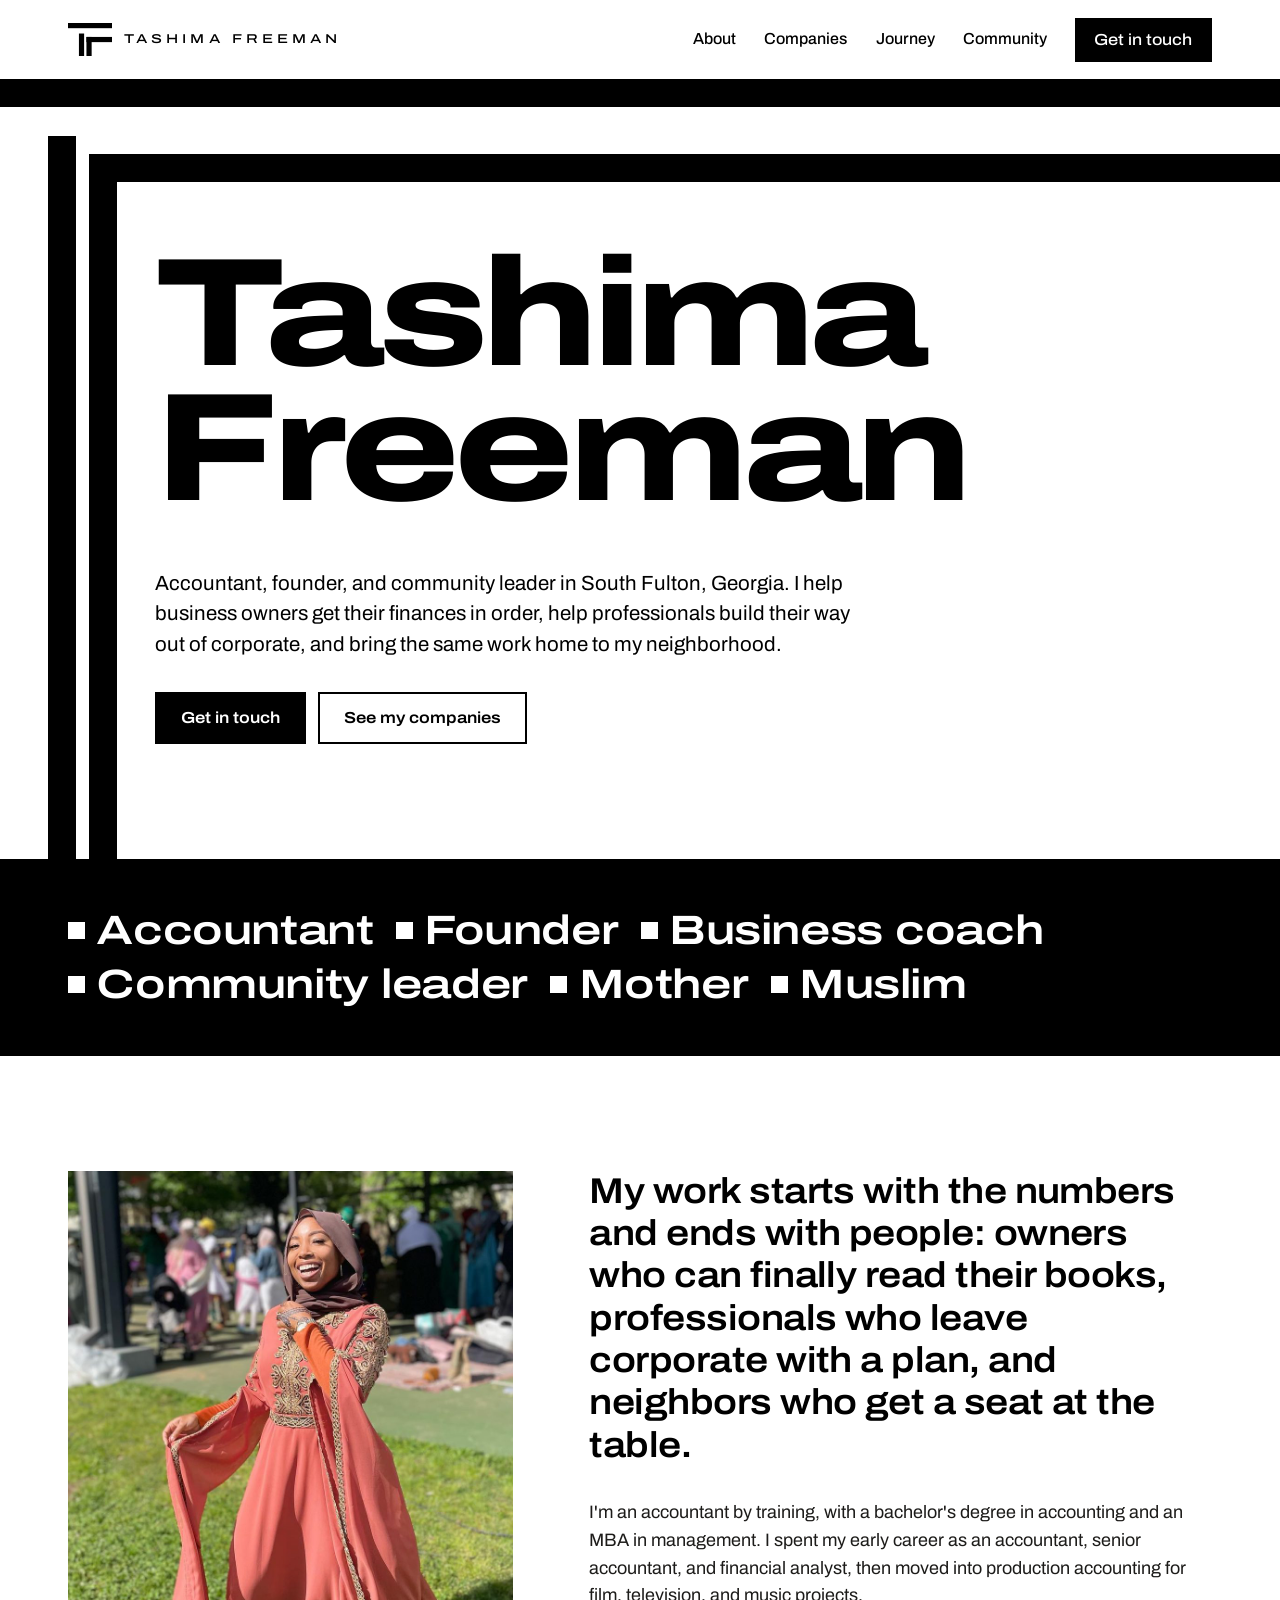
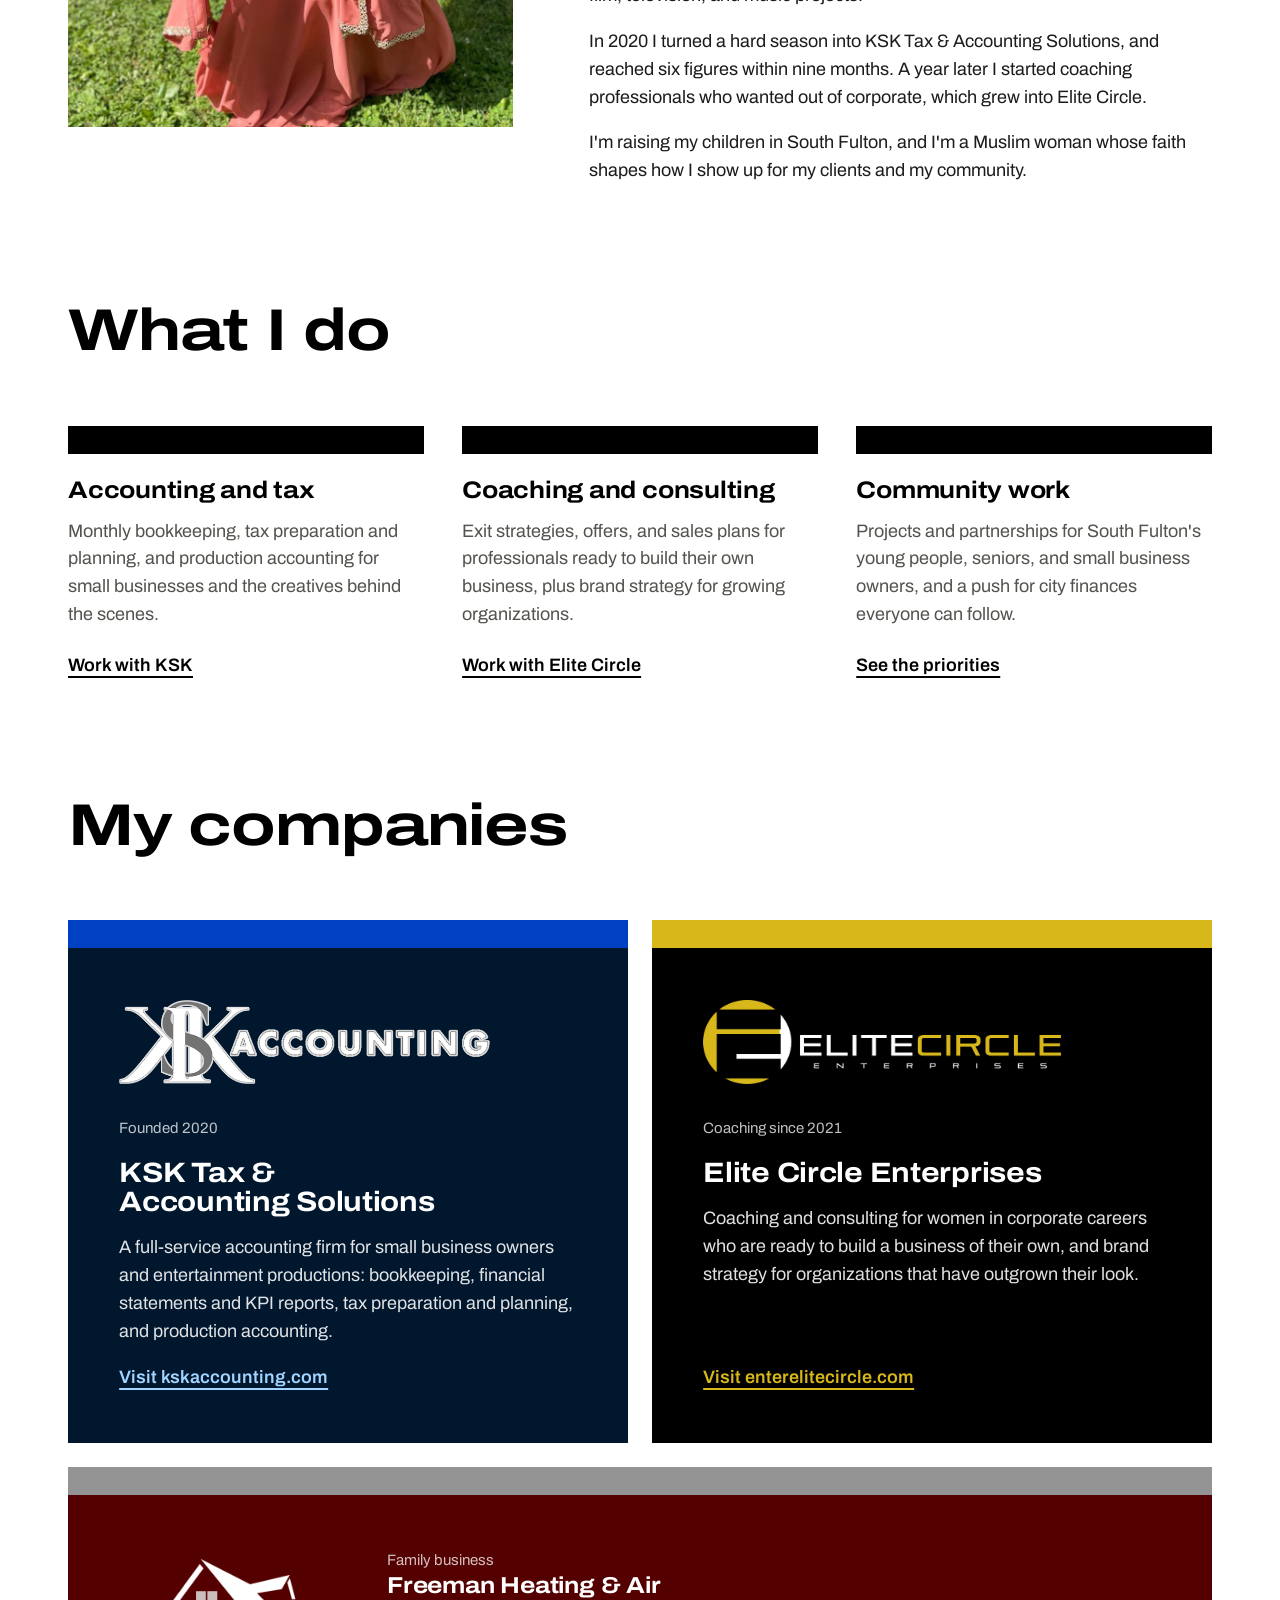
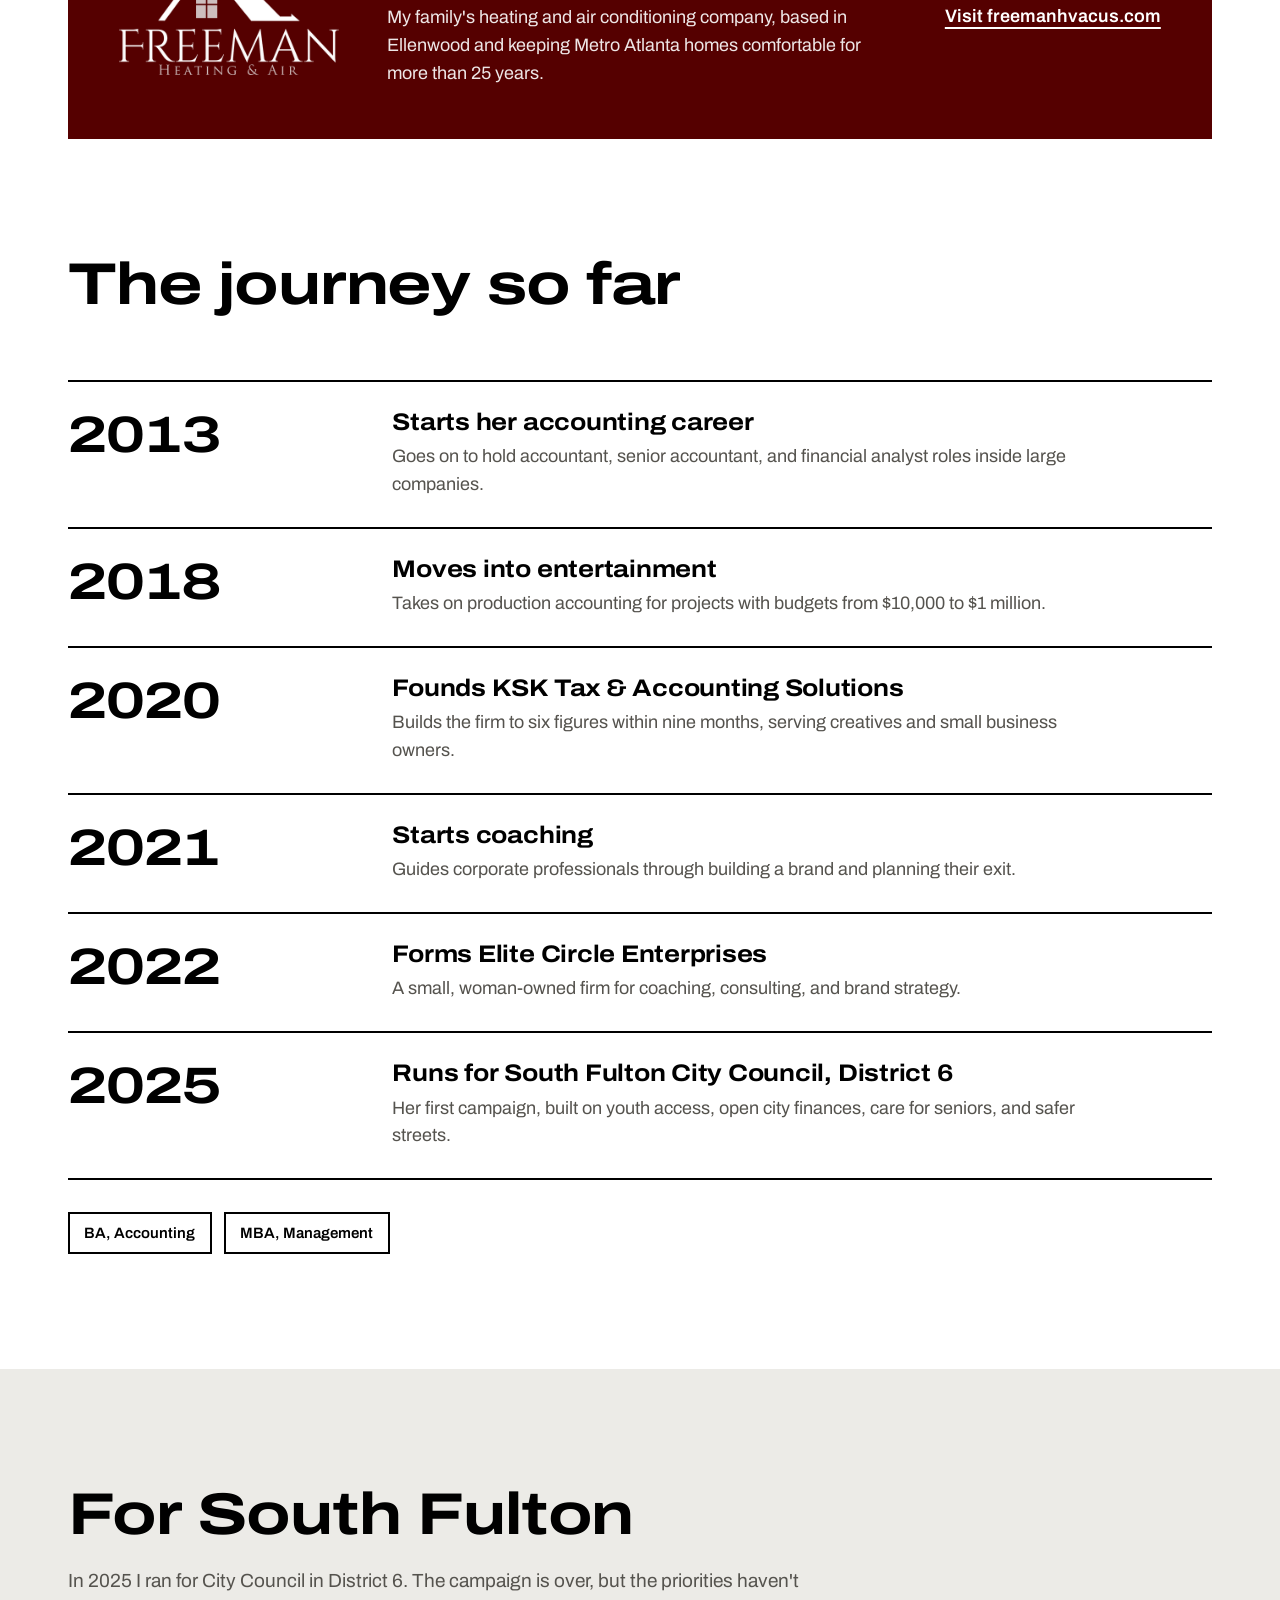
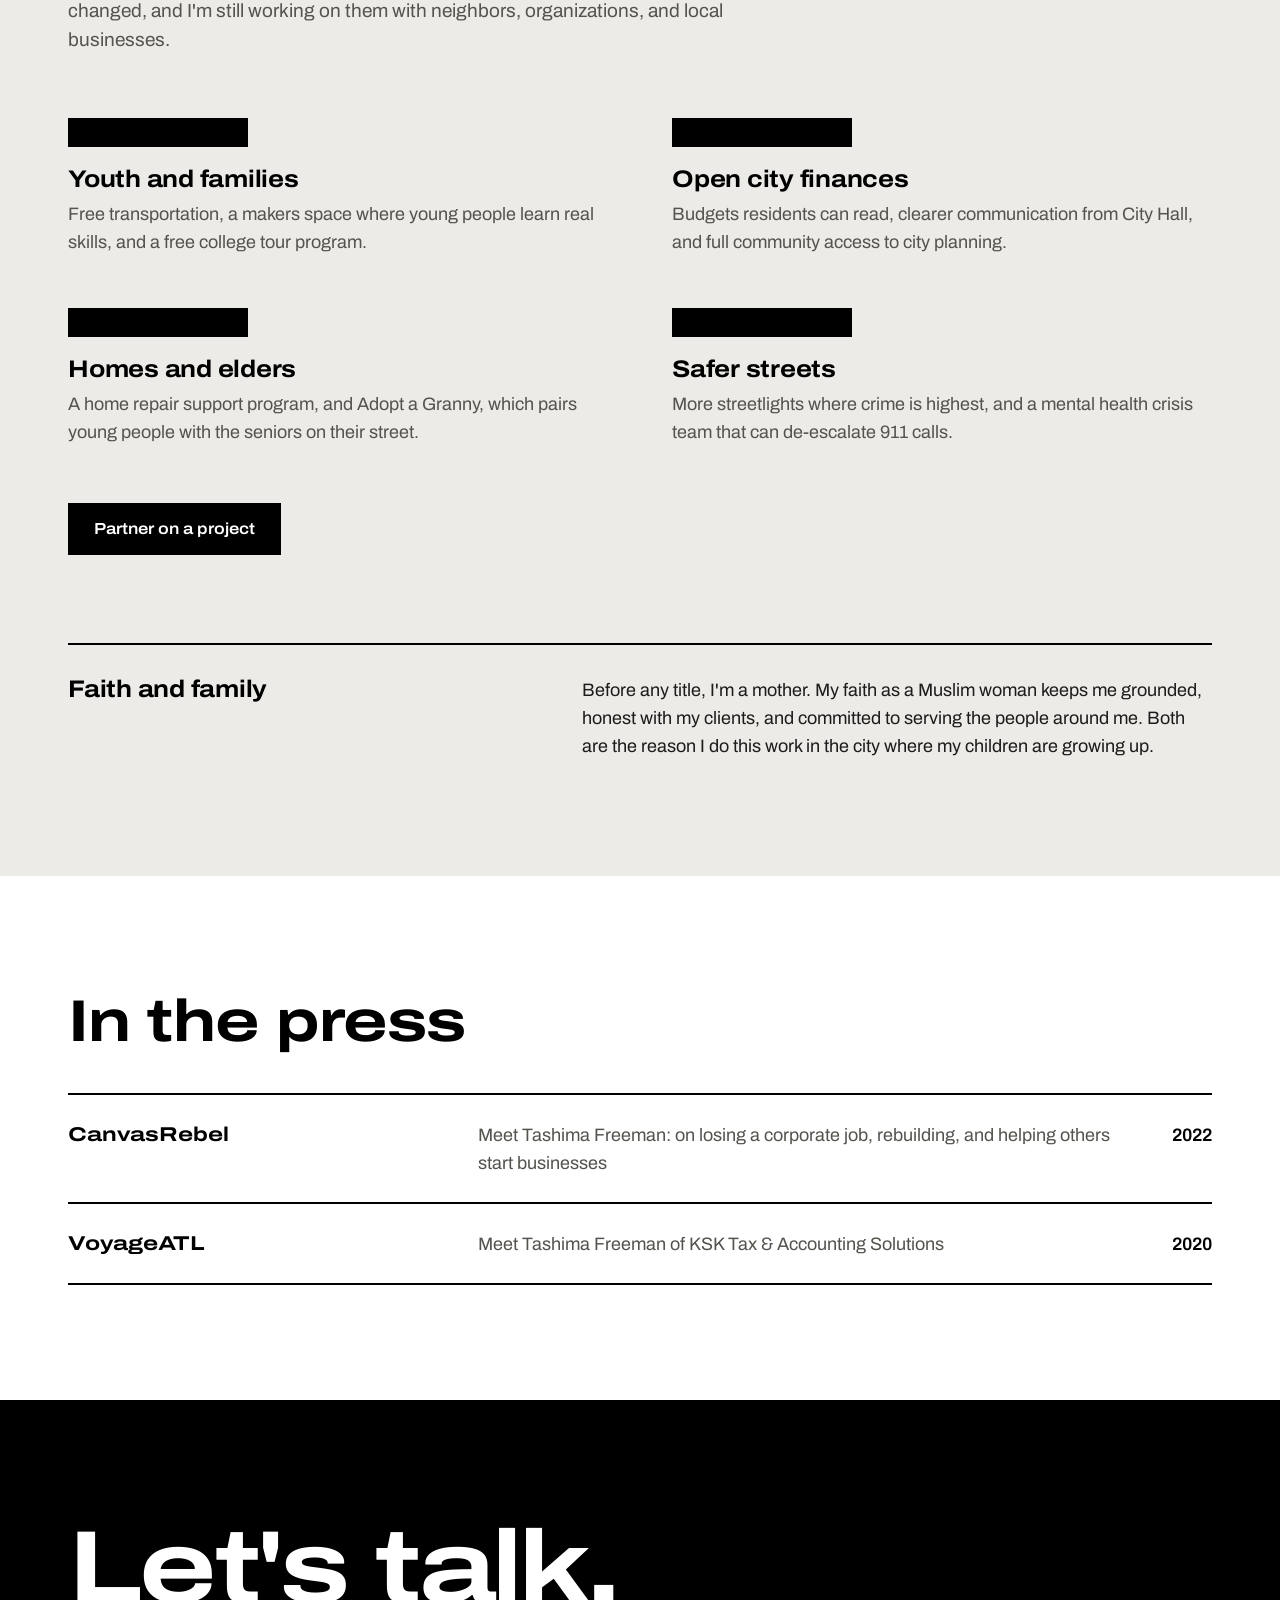
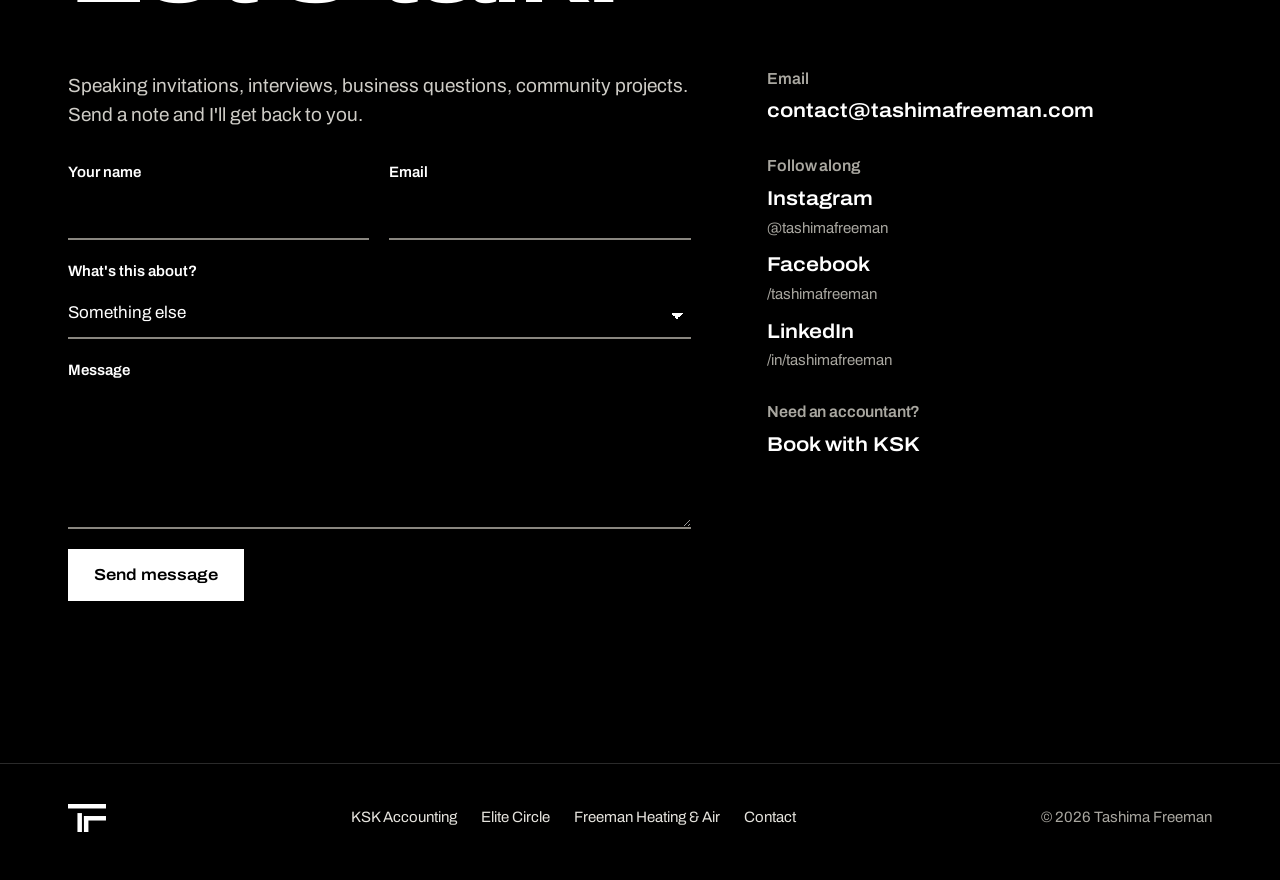
<file: tashima-freeman/index.html>
<!doctype html>
<html lang="en">
<head>
<meta charset="utf-8">
<meta name="viewport" content="width=device-width, initial-scale=1">
<title>Tashima Freeman | Accountant, Entrepreneur, Community Leader</title>
<meta name="description" content="Tashima Freeman is an accountant, the founder of KSK Tax & Accounting Solutions and Elite Circle, and a community leader in South Fulton, Georgia.">
<link rel="canonical" href="https://tashimafreeman.com/">
<meta property="og:type" content="website">
<meta property="og:url" content="https://tashimafreeman.com/">
<meta property="og:title" content="Tashima Freeman">
<meta property="og:description" content="Accountant, entrepreneur, and community leader in South Fulton, Georgia.">
<meta property="og:image" content="https://tashimafreeman.com/assets/og.png">
<meta name="twitter:card" content="summary_large_image">
<link rel="icon" href="assets/favicon.png" type="image/png">
<link rel="apple-touch-icon" href="assets/apple-touch-icon.png">
<meta name="theme-color" content="#000000">
<link rel="preload" href="assets/fonts/archivo.woff2" as="font" type="font/woff2" crossorigin>
<script type="application/ld+json">
{
  "@context": "https://schema.org",
  "@type": "Person",
  "name": "Tashima Freeman",
  "url": "https://tashimafreeman.com/",
  "jobTitle": "Accountant and entrepreneur",
  "address": {"@type": "PostalAddress", "addressLocality": "South Fulton", "addressRegion": "GA", "addressCountry": "US"},
  "founder": [
    {"@type": "AccountingService", "name": "KSK Tax & Accounting Solutions", "url": "https://kskaccounting.com/"},
    {"@type": "Organization", "name": "Elite Circle Enterprises", "url": "https://enterelitecircle.com/"}
  ],
  "sameAs": [
    "https://www.instagram.com/tashimafreeman",
    "https://www.facebook.com/tashimafreeman",
    "https://www.linkedin.com/in/tashimafreeman"
  ]
}
</script>
<style>
@font-face{font-family:"Archivo";src:url(assets/fonts/archivo.woff2) format("woff2-variations"),url(assets/fonts/archivo.woff2) format("woff2");font-weight:100 900;font-stretch:62% 125%;font-display:swap}
:root{
  --ink:#000;
  --paper:#fff;
  --fog:#ecebe7;
  --graphite:#55534e;
  --ksk-navy:#01172e;
  --ksk-royal:#0041c3;
  --ksk-sky:#a1d4ff;
  --ec-gold:#d7b71a;
  --b:clamp(14px, 2.2vw, 30px);           /* monogram bar thickness */
  --maxw:1240px;
  --gutter:clamp(20px, 4vw, 48px);
  --edge:max(var(--gutter), calc((100vw - var(--maxw)) / 2));
  color-scheme:light;
}
*,*::before,*::after{box-sizing:border-box}
html{-webkit-text-size-adjust:100%;scroll-behavior:smooth}
body{
  margin:0;background:var(--paper);color:var(--ink);
  font-family:"Archivo",system-ui,sans-serif;font-size:1.125rem;line-height:1.55;
  font-variation-settings:"wdth" 100;
  -webkit-font-smoothing:antialiased;
}
img{max-width:100%;display:block}
a{color:inherit}
:focus-visible{outline:3px solid var(--ksk-royal);outline-offset:3px}
.skip{position:absolute;left:-999px;top:0;background:var(--ink);color:var(--paper);padding:.6rem 1rem;z-index:10}
.skip:focus{left:var(--gutter)}
.wrap{max-width:var(--maxw);margin:0 auto;padding:0 var(--gutter)}
.wide{font-variation-settings:"wdth" 125}
h1,h2,h3{margin:0;font-weight:700;line-height:1.05;letter-spacing:-.01em;text-wrap:balance}
h2{font-size:clamp(2.25rem,4.6vw,3.75rem);font-variation-settings:"wdth" 125;letter-spacing:-.02em}
h3{font-size:1.5rem;font-variation-settings:"wdth" 112}
p{margin:0}

/* buttons */
.btn{display:inline-flex;align-items:center;gap:.6em;min-height:52px;padding:.8rem 1.5rem;border:2px solid var(--ink);
  font:600 1rem/1 "Archivo",sans-serif;font-variation-settings:"wdth" 112;text-decoration:none;cursor:pointer;transition:background .15s,color .15s}
.btn-solid{background:var(--ink);color:var(--paper)}
.btn-solid:hover{background:var(--paper);color:var(--ink)}
.btn-line{background:transparent;color:var(--ink)}
.btn-line:hover{background:var(--ink);color:var(--paper)}

/* header */
.site-head{position:relative;display:flex;align-items:center;justify-content:space-between;gap:1.5rem;padding-block:1.1rem}
.brand{display:flex;align-items:center;gap:.75rem;text-decoration:none}
.brand svg{width:44px;height:auto}
.brand span{font-size:.8rem;font-weight:500;letter-spacing:.32em;font-variation-settings:"wdth" 125;white-space:nowrap}
.nav{display:flex;align-items:center;gap:clamp(1rem,2.2vw,2rem)}
.nav a{text-decoration:none;font-weight:500;font-size:1rem}
.nav a:not(.btn):hover{text-decoration:underline;text-underline-offset:.3em;text-decoration-thickness:2px}
.nav .btn{min-height:44px;padding:.6rem 1.1rem}
.menu-btn{display:none}
@media (max-width:860px){
  .brand span{display:none}
  .nav{position:absolute;top:100%;left:0;right:0;z-index:5;flex-direction:column;align-items:stretch;gap:0;background:var(--paper);border-bottom:var(--b) solid var(--ink);display:none;padding:0 var(--gutter) 1rem}
  .nav.open{display:flex}
  .nav a{padding:.9rem 0;border-bottom:1px solid var(--fog)}
  .nav .btn{margin-top:1rem;justify-content:center}
  .menu-btn{display:inline-flex;min-height:44px;padding:.5rem 1rem}
}

/* hero: the TF monogram drawn at page scale */
.hero{position:relative;overflow:clip;padding:calc(var(--b) * 2) 0 clamp(4rem,9vw,8rem)}
.hero .bar{position:absolute;background:var(--ink)}
.bar-top{top:0;left:0;right:0;height:var(--b);transform-origin:left}
.bar-stem{top:calc(var(--b) * 2);bottom:0;left:var(--edge);width:var(--b);transform-origin:top}
.bar-fstem{top:calc(var(--b) * 2.66);bottom:0;left:calc(var(--edge) + var(--b) * 1.45);width:var(--b);transform-origin:top}
.bar-farm{top:calc(var(--b) * 2.66);left:calc(var(--edge) + var(--b) * 1.45);right:0;height:var(--b);transform-origin:left}
.hero-inner{padding-left:calc(var(--edge) + var(--b) * 2.45 + clamp(1rem,3vw,3rem));padding-right:var(--gutter);padding-top:calc(var(--b) * 1.66 + clamp(2rem,5vw,4.5rem));max-width:calc(var(--maxw) + var(--edge))}
.hero h1{font-size:clamp(3rem,12vw,12.5rem);line-height:.88;font-weight:800;font-variation-settings:"wdth" 125;letter-spacing:-.035em}
.hero h1 span{display:block}
.hero-foot{display:flex;flex-wrap:wrap;align-items:flex-end;justify-content:space-between;gap:2rem;margin-top:clamp(2rem,4vw,3.5rem)}
.lede{max-width:34em;font-size:clamp(1.125rem,1.6vw,1.3125rem);line-height:1.5;color:var(--ink)}
.cta-row{display:flex;flex-wrap:wrap;gap:.75rem}
@media (prefers-reduced-motion:no-preference){
  .bar-top{animation:grow-x .7s cubic-bezier(.7,0,.2,1) both}
  .bar-stem{animation:grow-y .6s .45s cubic-bezier(.7,0,.2,1) both}
  .bar-fstem{animation:grow-y .6s .6s cubic-bezier(.7,0,.2,1) both}
  .bar-farm{animation:grow-x .7s .6s cubic-bezier(.7,0,.2,1) both}
  .hero-inner{animation:rise .7s 1s ease-out both}
  @keyframes grow-x{from{transform:scaleX(0)}}
  @keyframes grow-y{from{transform:scaleY(0)}}
  @keyframes rise{from{opacity:0;transform:translateY(12px)}}
}

/* roles band */
.roles{background:var(--ink);color:var(--paper);padding:clamp(2rem,4vw,3rem) 0}
.roles ul{list-style:none;margin:0;padding:0;display:flex;flex-wrap:wrap;align-items:center;gap:.4rem 1.4rem;
  font-size:clamp(1.4rem,3.2vw,2.6rem);font-weight:600;font-variation-settings:"wdth" 125;letter-spacing:-.01em;line-height:1.15}
.roles li{display:flex;align-items:center;gap:.7rem}
.roles li::before{content:"";width:.42em;height:.42em;background:var(--paper);flex:none}

section{scroll-margin-top:1rem}
.block{padding:clamp(4.5rem,9vw,8rem) 0}
.lead-in{max-width:40em;margin-top:1.25rem;color:var(--graphite);font-size:1.1875rem}

/* about */
.about-grid{display:grid;grid-template-columns:minmax(0,5fr) minmax(0,7fr);gap:clamp(2rem,6vw,6rem);align-items:start}
.portrait{margin:0;aspect-ratio:4/5;background:var(--fog);position:relative;overflow:hidden}
.portrait img{position:absolute;inset:0;width:100%;height:100%;object-fit:cover}
.portrait .mark{position:absolute;left:12%;right:12%;top:50%;transform:translateY(-50%)}
.portrait .mark svg{width:100%;height:auto}
.statement{font-size:clamp(1.6rem,2.8vw,2.375rem);font-weight:600;line-height:1.18;font-variation-settings:"wdth" 112;letter-spacing:-.015em;max-width:22em}
.about-copy{display:grid;gap:1.1rem;margin-top:2rem;max-width:36em;color:#1d1c1a}
@media (max-width:820px){.about-grid{grid-template-columns:1fr}.portrait{max-width:420px}}

/* what I do */
.pillars{display:grid;grid-template-columns:repeat(3,minmax(0,1fr));gap:clamp(1.5rem,3vw,3rem);margin-top:clamp(2.5rem,5vw,4rem)}
.pillar{border-top:var(--b) solid var(--ink);padding-top:1.5rem;display:flex;flex-direction:column;gap:.9rem}
.pillar p{color:var(--graphite);max-width:30em}
.pillar a{margin-top:auto;font-weight:600;text-underline-offset:.3em;text-decoration-thickness:2px;padding-top:.5rem}
@media (max-width:860px){.pillars{grid-template-columns:1fr}}

/* ventures */
.ventures{display:grid;grid-template-columns:1fr 1fr;gap:clamp(1rem,2vw,1.5rem);margin-top:clamp(2.5rem,5vw,4rem)}
.venture{color:#fff;padding:clamp(1.75rem,4vw,3.25rem);display:flex;flex-direction:column;gap:1.1rem;min-height:440px;text-decoration:none;position:relative}
.venture .logo{margin-bottom:1rem;height:clamp(56px,7vw,84px);width:auto;object-fit:contain;object-position:left center;align-self:flex-start;max-width:100%}
.venture h3{font-size:clamp(1.4rem,2.2vw,1.75rem)}
.venture p{max-width:32em;opacity:.88}
.venture .go{margin-top:auto;font-weight:600;display:inline-flex;gap:.5em;align-items:center;text-decoration:underline;text-underline-offset:.3em;text-decoration-thickness:2px}
.venture:hover .go{text-decoration-thickness:4px}
.v-ksk{background:var(--ksk-navy);border-top:var(--b) solid var(--ksk-royal)}
.v-ksk .go{color:var(--ksk-sky)}
.v-ec{background:#000;border-top:var(--b) solid var(--ec-gold)}
.v-ec .go{color:var(--ec-gold)}
.since{font-size:.9375rem;opacity:.75}
.v-fha{grid-column:1/-1;min-height:0;background:#550000;border-top:var(--b) solid #949494;display:grid;grid-template-columns:auto minmax(0,1fr) auto;align-items:center;gap:1.25rem clamp(1.5rem,4vw,3rem)}
.v-fha .fha-logo{width:clamp(160px,18vw,220px);height:auto}
.v-fha .go{margin-top:0;color:#fff;white-space:nowrap}
.v-fha p{opacity:.9}
.v-fha h3{font-size:clamp(1.25rem,1.8vw,1.5rem)}
.v-fha p{margin-top:.4rem}
@media (max-width:860px){.ventures{grid-template-columns:1fr}.venture{min-height:0}.v-fha{grid-template-columns:1fr}}

/* journey */
.journey{list-style:none;margin:clamp(2.5rem,5vw,4rem) 0 0;padding:0}
.journey li{display:grid;grid-template-columns:minmax(7rem,3fr) minmax(0,9fr);gap:1rem clamp(1.5rem,4vw,4rem);padding:1.75rem 0;border-top:2px solid var(--ink)}
.journey li:last-child{border-bottom:2px solid var(--ink)}
.year{font-size:clamp(2rem,4vw,3.25rem);font-weight:700;line-height:1;font-variation-settings:"wdth" 125;font-variant-numeric:tabular-nums;letter-spacing:-.02em}
.journey h3{font-size:clamp(1.25rem,1.9vw,1.5rem)}
.journey p{color:var(--graphite);margin-top:.5rem;max-width:40em}
.creds{display:flex;flex-wrap:wrap;gap:.75rem;margin-top:2rem}
.creds span{border:2px solid var(--ink);padding:.45rem .9rem;font-weight:600;font-size:.9375rem}
@media (max-width:640px){.journey li{grid-template-columns:1fr}}

/* community */
.community{background:var(--fog)}
.priorities{display:grid;grid-template-columns:1fr 1fr;gap:clamp(2rem,4vw,3.5rem) clamp(2rem,5vw,5rem);margin-top:clamp(2.5rem,5vw,4rem)}
.priority{position:relative;padding-top:calc(var(--b) + 1.25rem)}
.priority::before{content:"";position:absolute;top:0;left:0;width:min(180px,40%);height:var(--b);background:var(--ink)}
.priority p{margin-top:.6rem;color:var(--graphite);max-width:32em}
.community .btn{margin-top:clamp(2.5rem,5vw,3.5rem)}
.faith{margin-top:clamp(3.5rem,7vw,5.5rem);display:grid;grid-template-columns:minmax(0,5fr) minmax(0,7fr);gap:clamp(1.5rem,5vw,5rem);align-items:start;padding-top:2rem;border-top:2px solid var(--ink)}
.faith p{color:#1d1c1a;max-width:36em}
@media (max-width:760px){.priorities,.faith{grid-template-columns:1fr}}

/* press */
.press{list-style:none;margin:2.5rem 0 0;padding:0;display:grid;gap:0}
.press a{display:grid;grid-template-columns:minmax(0,4fr) minmax(0,7fr) auto;gap:1rem 2rem;align-items:baseline;padding:1.5rem 0;border-top:2px solid var(--ink);text-decoration:none}
.press li:last-child a{border-bottom:2px solid var(--ink)}
.press .pub{font-weight:700;font-variation-settings:"wdth" 125;font-size:1.25rem}
.press .ttl{color:var(--graphite)}
.press .yr{font-variant-numeric:tabular-nums;font-weight:600}
.press a:hover .ttl{color:var(--ink);text-decoration:underline;text-underline-offset:.3em}
@media (max-width:640px){.press a{grid-template-columns:1fr auto}.press .ttl{grid-column:1/-1;grid-row:2}}

/* contact */
.contact{background:var(--ink);color:var(--paper)}
.contact h2{font-size:clamp(3rem,8vw,6.5rem);letter-spacing:-.035em}
.contact-grid{display:grid;grid-template-columns:minmax(0,7fr) minmax(0,5fr);gap:clamp(2.5rem,6vw,6rem);margin-top:clamp(2rem,4vw,3rem)}
.contact .lead-in{color:#cfcdc7;margin-top:0;margin-bottom:2rem}
form{display:grid;gap:1.25rem}
.field{display:grid;gap:.4rem}
.field label{font-weight:600;font-size:.9375rem}
.row2{display:grid;grid-template-columns:1fr 1fr;gap:1.25rem}
input,select,textarea{font:inherit;font-size:1.0625rem;color:var(--paper);background:transparent;border:0;border-bottom:2px solid #8a8780;padding:.65rem 0;border-radius:0;width:100%}
select{appearance:none;background-image:linear-gradient(45deg,transparent 50%,#fff 50%),linear-gradient(135deg,#fff 50%,transparent 50%);background-position:calc(100% - 14px) 55%,calc(100% - 8px) 55%;background-size:6px 6px;background-repeat:no-repeat;padding-right:2rem}
select option{color:#000}
textarea{min-height:140px;resize:vertical}
input:focus,select:focus,textarea:focus{outline:none;border-bottom-color:var(--paper)}
input:focus-visible,select:focus-visible,textarea:focus-visible{outline:3px solid var(--ksk-sky);outline-offset:4px}
.contact .btn{background:var(--paper);color:var(--ink);border-color:var(--paper);justify-self:start}
.contact .btn:hover{background:transparent;color:var(--paper)}
.form-status{min-height:1.5em;color:#e6e4de}
.form-status.err{color:#ffb4a8}
.direct{display:grid;gap:2rem;align-content:start}
.direct h3{font-size:1rem;font-variation-settings:"wdth" 100;font-weight:600;color:#a9a7a0;margin-bottom:.5rem}
.direct a{text-decoration:none;font-size:1.25rem;font-weight:600;font-variation-settings:"wdth" 112}
.direct a:hover{text-decoration:underline;text-underline-offset:.3em}
.direct ul{list-style:none;margin:0;padding:0;display:grid;gap:.6rem}
.direct small{display:block;color:#a9a7a0;font-size:.9375rem;margin-top:.15rem}
@media (max-width:860px){.contact-grid{grid-template-columns:1fr}.row2{grid-template-columns:1fr}}

.site-foot{background:var(--ink);color:#a9a7a0;padding:2.5rem 0 3rem;border-top:1px solid #2a2a2a;font-size:.9375rem}
.site-foot .wrap{display:flex;flex-wrap:wrap;gap:1.25rem 2.5rem;align-items:center;justify-content:space-between}
.site-foot svg{width:38px;height:auto}
.site-foot nav{display:flex;flex-wrap:wrap;gap:1.5rem}
.site-foot a{color:#e6e4de;text-decoration:none}
.site-foot a:hover{text-decoration:underline}
.visually-hidden{position:absolute;width:1px;height:1px;overflow:hidden;clip:rect(0 0 0 0);white-space:nowrap}
</style>
</head>
<body>
<a class="skip" href="#main">Skip to content</a>

<svg width="0" height="0" style="position:absolute" aria-hidden="true">
  <symbol id="tf" viewBox="0 0 322 242"><rect x="0" y="0" width="322" height="38"/><rect x="80" y="77" width="38" height="165"/><rect x="135" y="102" width="187" height="38"/><rect x="135" y="102" width="38" height="140"/></symbol>
</svg>

<header class="wrap site-head">
  <a class="brand" href="#top" aria-label="Tashima Freeman, home">
    <svg viewBox="0 0 322 242" aria-hidden="true"><use href="#tf"/></svg>
    <span>TASHIMA FREEMAN</span>
  </a>
  <button class="btn btn-line menu-btn" type="button" aria-expanded="false" aria-controls="nav">Menu</button>
  <nav class="nav" id="nav" aria-label="Main">
    <a href="#about">About</a>
    <a href="#ventures">Companies</a>
    <a href="#journey">Journey</a>
    <a href="#community">Community</a>
    <a class="btn btn-solid" href="#contact">Get in touch</a>
  </nav>
</header>

<main id="main">
  <section class="hero" id="top" aria-labelledby="hero-title">
    <div class="bar bar-top" aria-hidden="true"></div>
    <div class="bar bar-stem" aria-hidden="true"></div>
    <div class="bar bar-fstem" aria-hidden="true"></div>
    <div class="bar bar-farm" aria-hidden="true"></div>
    <div class="hero-inner">
      <h1 id="hero-title"><span>Tashima</span> <span>Freeman</span></h1>
      <div class="hero-foot">
        <p class="lede">Accountant, founder, and community leader in South Fulton, Georgia. I help business owners get their finances in order, help professionals build their way out of corporate, and bring the same work home to my neighborhood.</p>
        <div class="cta-row">
          <a class="btn btn-solid" href="#contact">Get in touch</a>
          <a class="btn btn-line" href="#ventures">See my companies</a>
        </div>
      </div>
    </div>
  </section>

  <div class="roles" aria-label="Roles">
    <div class="wrap">
      <ul>
        <li>Accountant</li>
        <li>Founder</li>
        <li>Business coach</li>
        <li>Community leader</li>
        <li>Mother</li>
        <li>Muslim</li>
      </ul>
    </div>
  </div>

  <section class="block" id="about" aria-labelledby="about-title">
    <div class="wrap about-grid">
      <figure class="portrait">
        <div class="mark" aria-hidden="true"><svg viewBox="0 0 322 242"><use href="#tf"/></svg></div>
        <img src="assets/portrait.jpg" alt="Tashima Freeman smiling at an outdoor community gathering" width="960" height="1200" loading="lazy" onerror="this.remove()">
      </figure>
      <div>
        <h2 id="about-title" class="visually-hidden">About Tashima</h2>
        <p class="statement">My work starts with the numbers and ends with people: owners who can finally read their books, professionals who leave corporate with a plan, and neighbors who get a seat at the table.</p>
        <div class="about-copy">
          <p>I'm an accountant by training, with a bachelor's degree in accounting and an MBA in management. I spent my early career as an accountant, senior accountant, and financial analyst, then moved into production accounting for film, television, and music projects.</p>
          <p>In 2020 I turned a hard season into KSK Tax &amp; Accounting Solutions, and reached six figures within nine months. A year later I started coaching professionals who wanted out of corporate, which grew into Elite Circle.</p>
          <p>I'm raising my children in South Fulton, and I'm a Muslim woman whose faith shapes how I show up for my clients and my community.</p>
        </div>
      </div>
    </div>
  </section>

  <section class="block" style="padding-top:0" aria-labelledby="do-title">
    <div class="wrap">
      <h2 id="do-title">What I do</h2>
      <div class="pillars">
        <article class="pillar">
          <h3>Accounting and tax</h3>
          <p>Monthly bookkeeping, tax preparation and planning, and production accounting for small businesses and the creatives behind the scenes.</p>
          <a href="https://kskaccounting.com/">Work with KSK</a>
        </article>
        <article class="pillar">
          <h3>Coaching and consulting</h3>
          <p>Exit strategies, offers, and sales plans for professionals ready to build their own business, plus brand strategy for growing organizations.</p>
          <a href="https://enterelitecircle.com/">Work with Elite Circle</a>
        </article>
        <article class="pillar">
          <h3>Community work</h3>
          <p>Projects and partnerships for South Fulton's young people, seniors, and small business owners, and a push for city finances everyone can follow.</p>
          <a href="#community">See the priorities</a>
        </article>
      </div>
    </div>
  </section>

  <section class="block" id="ventures" style="padding-top:0" aria-labelledby="ventures-title">
    <div class="wrap">
      <h2 id="ventures-title">My companies</h2>
      <div class="ventures">
        <a class="venture v-ksk" href="https://kskaccounting.com/">
          <img class="logo" src="assets/ksk-logo-light.png" alt="KSK Accounting logo" width="720" height="163">
          <span class="since">Founded 2020</span>
          <h3>KSK Tax &amp; Accounting Solutions</h3>
          <p>A full-service accounting firm for small business owners and entertainment productions: bookkeeping, financial statements and KPI reports, tax preparation and planning, and production accounting.</p>
          <span class="go">Visit kskaccounting.com</span>
        </a>
        <a class="venture v-ec" href="https://enterelitecircle.com/">
          <img class="logo" src="assets/ec-logo-light.png" alt="Elite Circle Enterprises logo" width="900" height="211">
          <span class="since">Coaching since 2021</span>
          <h3>Elite Circle Enterprises</h3>
          <p>Coaching and consulting for women in corporate careers who are ready to build a business of their own, and brand strategy for organizations that have outgrown their look.</p>
          <span class="go">Visit enterelitecircle.com</span>
        </a>
        <a class="venture v-fha" href="https://freemanhvacus.com/">
          <img class="fha-logo" src="assets/fha-logo-light.png" alt="Freeman Heating &amp; Air logo" width="520" height="276">
          <div>
            <span class="since">Family business</span>
            <h3>Freeman Heating &amp; Air</h3>
            <p>My family's heating and air conditioning company, based in Ellenwood and keeping Metro Atlanta homes comfortable for more than 25 years.</p>
          </div>
          <span class="go">Visit freemanhvacus.com</span>
        </a>
      </div>
    </div>
  </section>

  <section class="block" id="journey" style="padding-top:0" aria-labelledby="journey-title">
    <div class="wrap">
      <h2 id="journey-title">The journey so far</h2>
      <ol class="journey">
        <li><span class="year">2013</span><div><h3>Starts her accounting career</h3><p>Goes on to hold accountant, senior accountant, and financial analyst roles inside large companies.</p></div></li>
        <li><span class="year">2018</span><div><h3>Moves into entertainment</h3><p>Takes on production accounting for projects with budgets from $10,000 to $1 million.</p></div></li>
        <li><span class="year">2020</span><div><h3>Founds KSK Tax &amp; Accounting Solutions</h3><p>Builds the firm to six figures within nine months, serving creatives and small business owners.</p></div></li>
        <li><span class="year">2021</span><div><h3>Starts coaching</h3><p>Guides corporate professionals through building a brand and planning their exit.</p></div></li>
        <li><span class="year">2022</span><div><h3>Forms Elite Circle Enterprises</h3><p>A small, woman-owned firm for coaching, consulting, and brand strategy.</p></div></li>
        <li><span class="year">2025</span><div><h3>Runs for South Fulton City Council, District 6</h3><p>Her first campaign, built on youth access, open city finances, care for seniors, and safer streets.</p></div></li>
      </ol>
      <div class="creds" aria-label="Education">
        <span>BA, Accounting</span>
        <span>MBA, Management</span>
      </div>
    </div>
  </section>

  <section class="block community" id="community" aria-labelledby="community-title">
    <div class="wrap">
      <h2 id="community-title">For South Fulton</h2>
      <p class="lead-in">In 2025 I ran for City Council in District 6. The campaign is over, but the priorities haven't changed, and I'm still working on them with neighbors, organizations, and local businesses.</p>
      <div class="priorities">
        <div class="priority">
          <h3>Youth and families</h3>
          <p>Free transportation, a makers space where young people learn real skills, and a free college tour program.</p>
        </div>
        <div class="priority">
          <h3>Open city finances</h3>
          <p>Budgets residents can read, clearer communication from City Hall, and full community access to city planning.</p>
        </div>
        <div class="priority">
          <h3>Homes and elders</h3>
          <p>A home repair support program, and Adopt a Granny, which pairs young people with the seniors on their street.</p>
        </div>
        <div class="priority">
          <h3>Safer streets</h3>
          <p>More streetlights where crime is highest, and a mental health crisis team that can de-escalate 911 calls.</p>
        </div>
      </div>
      <a class="btn btn-solid" href="#contact" data-reason="Community partnership">Partner on a project</a>

      <div class="faith">
        <h3>Faith and family</h3>
        <p>Before any title, I'm a mother. My faith as a Muslim woman keeps me grounded, honest with my clients, and committed to serving the people around me. Both are the reason I do this work in the city where my children are growing up.</p>
      </div>
    </div>
  </section>

  <section class="block" aria-labelledby="press-title">
    <div class="wrap">
      <h2 id="press-title">In the press</h2>
      <ul class="press">
        <li><a href="https://canvasrebel.com/meet-tashima-freeman/" target="_blank" rel="noopener"><span class="pub">CanvasRebel</span><span class="ttl">Meet Tashima Freeman: on losing a corporate job, rebuilding, and helping others start businesses</span><span class="yr">2022</span></a></li>
        <li><a href="https://voyageatl.com/interview/meet-tashima-freeman-ksk-tax-accounting-solutions-near-airport/" target="_blank" rel="noopener"><span class="pub">VoyageATL</span><span class="ttl">Meet Tashima Freeman of KSK Tax &amp; Accounting Solutions</span><span class="yr">2020</span></a></li>
      </ul>
    </div>
  </section>

  <section class="block contact" id="contact" aria-labelledby="contact-title">
    <div class="wrap">
      <h2 id="contact-title">Let's talk.</h2>
      <div class="contact-grid">
        <div>
          <p class="lead-in">Speaking invitations, interviews, business questions, community projects. Send a note and I'll get back to you.</p>
          <form id="contact-form" data-email="contact@tashimafreeman.com" novalidate>
            <div style="position:absolute;left:-9999px" aria-hidden="true"><label>Leave this empty<input name="company_website" tabindex="-1" autocomplete="off"></label></div>
            <div class="row2">
              <div class="field"><label for="f-name">Your name</label><input id="f-name" name="name" autocomplete="name" required></div>
              <div class="field"><label for="f-email">Email</label><input id="f-email" name="email" type="email" autocomplete="email" required></div>
            </div>
            <div class="field">
              <label for="f-reason">What's this about?</label>
              <select id="f-reason" name="reason">
                <option>Accounting or taxes</option>
                <option>Business coaching</option>
                <option>Speaking or interview</option>
                <option>Community partnership</option>
                <option selected>Something else</option>
              </select>
            </div>
            <div class="field"><label for="f-msg">Message</label><textarea id="f-msg" name="message" required></textarea></div>
            <button class="btn" type="submit">Send message</button>
            <p class="form-status" role="status" aria-live="polite"></p>
          </form>
        </div>
        <aside class="direct" aria-label="Other ways to reach Tashima">
          <div>
            <h3>Email</h3>
            <a href="mailto:contact@tashimafreeman.com">contact@tashimafreeman.com</a>
          </div>
          <div>
            <h3>Follow along</h3>
            <ul>
              <li><a href="https://www.instagram.com/tashimafreeman" target="_blank" rel="noopener">Instagram</a><small>@tashimafreeman</small></li>
              <li><a href="https://www.facebook.com/tashimafreeman" target="_blank" rel="noopener">Facebook</a><small>/tashimafreeman</small></li>
              <li><a href="https://www.linkedin.com/in/tashimafreeman" target="_blank" rel="noopener">LinkedIn</a><small>/in/tashimafreeman</small></li>
            </ul>
          </div>
          <div>
            <h3>Need an accountant?</h3>
            <a href="https://kskaccounting.com/#contact">Book with KSK</a>
          </div>
        </aside>
      </div>
    </div>
  </section>
</main>

<footer class="site-foot">
  <div class="wrap">
    <svg viewBox="0 0 322 242" fill="#fff" aria-hidden="true"><use href="#tf"/></svg>
    <nav aria-label="Footer">
      <a href="https://kskaccounting.com/">KSK Accounting</a>
      <a href="https://enterelitecircle.com/">Elite Circle</a>
      <a href="https://freemanhvacus.com/">Freeman Heating &amp; Air</a>
      <a href="#contact">Contact</a>
    </nav>
    <p style="margin:0">© <span id="yr">2026</span> Tashima Freeman</p>
  </div>
</footer>

<script>
(function(){
  document.getElementById('yr').textContent = new Date().getFullYear();
  var btn = document.querySelector('.menu-btn'), nav = document.getElementById('nav');
  btn.addEventListener('click', function(){
    var open = nav.classList.toggle('open'); btn.setAttribute('aria-expanded', open);
  });
  nav.addEventListener('click', function(e){ if (e.target.tagName === 'A') { nav.classList.remove('open'); btn.setAttribute('aria-expanded', false); } });

  // Buttons that pre-select a reason in the contact form
  document.querySelectorAll('[data-reason]').forEach(function(a){
    a.addEventListener('click', function(){ var s = document.getElementById('f-reason'); s.value = a.dataset.reason; });
  });

  // Contact form: sends through /api/inquiry (Resend). Falls back to a direct email link on failure.
  var form = document.getElementById('contact-form'), status = form.querySelector('.form-status'), startedAt = Date.now();
  var sendBtn = form.querySelector('button[type=submit]');
  form.addEventListener('submit', function(e){
    e.preventDefault();
    status.classList.remove('err');
    var missing = [].filter.call(form.querySelectorAll('[required]'), function(f){ return !f.value.trim(); });
    var email = form.email.value.trim();
    if (missing.length) { var n = {name:'your name', email:'your email', message:'a message'}, parts = missing.map(function(f){ return n[f.name]; }); status.textContent = 'Add ' + (parts.length > 1 ? parts.slice(0,-1).join(', ') + (parts.length > 2 ? ',' : '') + ' and ' + parts[parts.length-1] : parts[0]) + ' to send.'; status.classList.add('err'); missing[0].focus(); return; }
    if (!/^[^\s@]+@[^\s@]+\.[^\s@]+$/.test(email)) { status.textContent = 'Check the email address; it needs to look like name@example.com.'; status.classList.add('err'); form.email.focus(); return; }
    var payload = { site: 'tashimafreeman.com', summary: form.reason.value, priority: '', hp: form.company_website.value, elapsed: Date.now() - startedAt,
      contact: { name: form.name.value.trim(), email: email },
      fields: [{ label: 'About', value: form.reason.value }, { label: 'Message', value: form.message.value.trim() }] };
    sendBtn.disabled = true; status.textContent = 'Sending…';
    fetch('/api/inquiry', { method: 'POST', headers: { 'Content-Type': 'application/json' }, body: JSON.stringify(payload) })
      .then(function(r){ return r.json().catch(function(){ return {}; }).then(function(j){ if (!r.ok || !j.ok) throw 0; }); })
      .then(function(){ form.reset(); startedAt = Date.now(); status.textContent = 'Message sent. Tashima will be in touch soon, and a confirmation is on its way to your inbox.'; })
      .catch(function(){ status.innerHTML = 'The message didn’t send. Email <a href="mailto:' + form.dataset.email + '" style="color:inherit">' + form.dataset.email + '</a> directly.'; status.classList.add('err'); })
      .then(function(){ sendBtn.disabled = false; });
  });
})();
</script>
</body>
</html>
</file>
<file: elite-circle/assets/inquiry.css>
/* Multi-step inquiry form. Each site sets the --q-* tokens on .inq. */
.inq{--q-accent:#000;--q-accent-text:#fff;--q-ink:#111;--q-muted:#5a5a5a;--q-surface:#f4f4f4;--q-card:#fff;--q-border:#d6d6d6;--q-radius:14px;--q-head:inherit;--q-focus:var(--q-accent);
  background:var(--q-surface);color:var(--q-ink);border-radius:var(--q-radius);padding:clamp(1.25rem,4vw,2.5rem);position:relative}
.inq [hidden]{display:none!important}
.q-top{margin-bottom:1.5rem}
.q-count{margin:0 0 .6rem;font-size:.9375rem;font-weight:600;color:var(--q-muted)}
.q-bar{height:6px;border-radius:99px;background:var(--q-border);overflow:hidden}
.q-bar span{display:block;height:100%;width:0;background:var(--q-accent);border-radius:inherit;transition:width .35s ease}
.q-form{display:grid;gap:1.25rem}
.q-step{display:grid;gap:1.25rem}
.q-title{margin:0;font-family:var(--q-head);font-size:clamp(1.5rem,2.6vw,1.9rem);line-height:1.15;outline:none}
.q-sub{margin:-.5rem 0 0;color:var(--q-muted);font-size:1.0625rem}
.q-field{border:0;margin:0;padding:0;min-width:0;display:grid;gap:.55rem}
.q-field legend,.q-field>label{font-weight:600;font-size:1.0625rem;padding:0;margin-bottom:.15rem}
.q-opt{font-weight:400;color:var(--q-muted)}
.q-hint{margin:-.2rem 0 .1rem;color:var(--q-muted);font-size:.9375rem}
.q-options{display:grid;gap:.6rem}
.q-cards .q-options{grid-template-columns:repeat(auto-fill,minmax(min(100%,220px),1fr))}
.q-chips .q-options{display:flex;flex-wrap:wrap;gap:.5rem}
.q-option{position:relative;display:block;cursor:pointer}
.q-option input{position:absolute;opacity:0;width:1px;height:1px}
.q-option-body{display:grid;gap:.2rem;height:100%;background:var(--q-card);border:2px solid var(--q-border);border-radius:calc(var(--q-radius) - 4px);padding:.9rem 2.6rem .9rem 1rem;transition:border-color .15s,box-shadow .15s,background .15s;position:relative}
.q-option-label{font-weight:600;line-height:1.3}
.q-option-desc{font-size:.9375rem;color:var(--q-muted);line-height:1.4}
.q-option-body::after{content:"";position:absolute;right:.9rem;top:1rem;width:1.15rem;height:1.15rem;border-radius:50%;border:2px solid var(--q-border);background:var(--q-card)}
.q-chips .q-option-body{padding:.6rem 1rem;border-radius:999px}
.q-chips .q-option-body::after{display:none}
.q-option:hover .q-option-body{border-color:var(--q-muted)}
.q-option input:checked+.q-option-body{border-color:var(--q-accent);box-shadow:0 0 0 1px var(--q-accent)}
.q-option input:checked+.q-option-body::after{border-color:var(--q-accent);background:var(--q-accent);box-shadow:inset 0 0 0 3px var(--q-card)}
.q-chips .q-option input:checked+.q-option-body{background:var(--q-accent);color:var(--q-accent-text);box-shadow:none}
.q-option input:focus-visible+.q-option-body{outline:3px solid var(--q-focus);outline-offset:2px}
.q-input input,.q-input textarea{font:inherit;font-size:1.0625rem;color:var(--q-ink);background:var(--q-card);border:2px solid var(--q-border);border-radius:calc(var(--q-radius) - 4px);padding:.75rem .9rem;width:100%;min-height:52px}
.q-input textarea{min-height:120px;resize:vertical}
.q-input input:focus,.q-input textarea:focus{outline:none;border-color:var(--q-accent);box-shadow:0 0 0 3px color-mix(in srgb,var(--q-accent) 18%,transparent)}
.q-input [aria-invalid="true"]{border-color:#b42318}
.q-error{margin:0;color:#b42318;font-size:.9375rem;font-weight:600}
.q-notice{border-radius:calc(var(--q-radius) - 4px);padding:1rem 1.1rem;font-size:1rem;line-height:1.5;background:var(--q-card);border:2px solid var(--q-border)}
.q-notice-urgent{border-color:#b42318;background:#fff4f2}
.q-notice a{font-weight:700;color:inherit}
.q-notice .q-call{display:inline-flex;align-items:center;margin-top:.6rem;min-height:46px;padding:.55rem 1.1rem;border-radius:10px;background:#b42318;color:#fff;text-decoration:none}
.q-nav{display:flex;gap:.75rem;align-items:center;margin-top:.25rem}
.q-nav button,.q-restart{font:inherit;font-weight:600;font-size:1.0625rem;min-height:52px;padding:.7rem 1.5rem;border-radius:calc(var(--q-radius) - 4px);cursor:pointer;transition:background .15s,color .15s,border-color .15s}
.q-next{background:var(--q-accent);color:var(--q-accent-text);border:2px solid var(--q-accent);margin-left:auto}
.q-next:hover:not(:disabled){filter:brightness(1.12)}
.q-back,.q-restart{background:transparent;color:var(--q-ink);border:2px solid var(--q-border)}
.q-back:hover,.q-restart:hover{border-color:var(--q-ink)}
.q-nav button:disabled{opacity:.6;cursor:progress}
.q-nav button:focus-visible,.q-restart:focus-visible{outline:3px solid var(--q-focus);outline-offset:3px}
.q-status{margin:0;min-height:1.4em;color:var(--q-muted)}
.q-status.q-err{color:#b42318}
.q-status.q-err a{color:inherit;font-weight:700}
.q-footnote{margin:0;font-size:.9375rem;color:var(--q-muted)}
.q-hp{position:absolute;left:-9999px;width:1px;height:1px;overflow:hidden}
.q-done{display:grid;gap:1rem;outline:none}
.q-done h3{margin:0;font-family:var(--q-head);font-size:clamp(1.6rem,3vw,2.1rem);line-height:1.15}
.q-done p{margin:0;color:var(--q-ink)}
.q-done ol{margin:0;padding-left:1.25rem;display:grid;gap:.4rem}
.q-restart{justify-self:start;margin-top:.5rem}
@media (max-width:520px){.q-nav{flex-wrap:wrap}.q-next{flex:1 1 auto}}
@media (prefers-reduced-motion:reduce){.q-bar span,.q-option-body{transition:none}}
</file>
<file: freeman-hvac/assets/inquiry.css>
/* Multi-step inquiry form. Each site sets the --q-* tokens on .inq. */
.inq{--q-accent:#000;--q-accent-text:#fff;--q-ink:#111;--q-muted:#5a5a5a;--q-surface:#f4f4f4;--q-card:#fff;--q-border:#d6d6d6;--q-radius:14px;--q-head:inherit;--q-focus:var(--q-accent);
  background:var(--q-surface);color:var(--q-ink);border-radius:var(--q-radius);padding:clamp(1.25rem,4vw,2.5rem);position:relative}
.inq [hidden]{display:none!important}
.q-top{margin-bottom:1.5rem}
.q-count{margin:0 0 .6rem;font-size:.9375rem;font-weight:600;color:var(--q-muted)}
.q-bar{height:6px;border-radius:99px;background:var(--q-border);overflow:hidden}
.q-bar span{display:block;height:100%;width:0;background:var(--q-accent);border-radius:inherit;transition:width .35s ease}
.q-form{display:grid;gap:1.25rem}
.q-step{display:grid;gap:1.25rem}
.q-title{margin:0;font-family:var(--q-head);font-size:clamp(1.5rem,2.6vw,1.9rem);line-height:1.15;outline:none}
.q-sub{margin:-.5rem 0 0;color:var(--q-muted);font-size:1.0625rem}
.q-field{border:0;margin:0;padding:0;min-width:0;display:grid;gap:.55rem}
.q-field legend,.q-field>label{font-weight:600;font-size:1.0625rem;padding:0;margin-bottom:.15rem}
.q-opt{font-weight:400;color:var(--q-muted)}
.q-hint{margin:-.2rem 0 .1rem;color:var(--q-muted);font-size:.9375rem}
.q-options{display:grid;gap:.6rem}
.q-cards .q-options{grid-template-columns:repeat(auto-fill,minmax(min(100%,220px),1fr))}
.q-chips .q-options{display:flex;flex-wrap:wrap;gap:.5rem}
.q-option{position:relative;display:block;cursor:pointer}
.q-option input{position:absolute;opacity:0;width:1px;height:1px}
.q-option-body{display:grid;gap:.2rem;height:100%;background:var(--q-card);border:2px solid var(--q-border);border-radius:calc(var(--q-radius) - 4px);padding:.9rem 2.6rem .9rem 1rem;transition:border-color .15s,box-shadow .15s,background .15s;position:relative}
.q-option-label{font-weight:600;line-height:1.3}
.q-option-desc{font-size:.9375rem;color:var(--q-muted);line-height:1.4}
.q-option-body::after{content:"";position:absolute;right:.9rem;top:1rem;width:1.15rem;height:1.15rem;border-radius:50%;border:2px solid var(--q-border);background:var(--q-card)}
.q-chips .q-option-body{padding:.6rem 1rem;border-radius:999px}
.q-chips .q-option-body::after{display:none}
.q-option:hover .q-option-body{border-color:var(--q-muted)}
.q-option input:checked+.q-option-body{border-color:var(--q-accent);box-shadow:0 0 0 1px var(--q-accent)}
.q-option input:checked+.q-option-body::after{border-color:var(--q-accent);background:var(--q-accent);box-shadow:inset 0 0 0 3px var(--q-card)}
.q-chips .q-option input:checked+.q-option-body{background:var(--q-accent);color:var(--q-accent-text);box-shadow:none}
.q-option input:focus-visible+.q-option-body{outline:3px solid var(--q-focus);outline-offset:2px}
.q-input input,.q-input textarea{font:inherit;font-size:1.0625rem;color:var(--q-ink);background:var(--q-card);border:2px solid var(--q-border);border-radius:calc(var(--q-radius) - 4px);padding:.75rem .9rem;width:100%;min-height:52px}
.q-input textarea{min-height:120px;resize:vertical}
.q-input input:focus,.q-input textarea:focus{outline:none;border-color:var(--q-accent);box-shadow:0 0 0 3px color-mix(in srgb,var(--q-accent) 18%,transparent)}
.q-input [aria-invalid="true"]{border-color:#b42318}
.q-error{margin:0;color:#b42318;font-size:.9375rem;font-weight:600}
.q-notice{border-radius:calc(var(--q-radius) - 4px);padding:1rem 1.1rem;font-size:1rem;line-height:1.5;background:var(--q-card);border:2px solid var(--q-border)}
.q-notice-urgent{border-color:#b42318;background:#fff4f2}
.q-notice a{font-weight:700;color:inherit}
.q-notice .q-call{display:inline-flex;align-items:center;margin-top:.6rem;min-height:46px;padding:.55rem 1.1rem;border-radius:10px;background:#b42318;color:#fff;text-decoration:none}
.q-nav{display:flex;gap:.75rem;align-items:center;margin-top:.25rem}
.q-nav button,.q-restart{font:inherit;font-weight:600;font-size:1.0625rem;min-height:52px;padding:.7rem 1.5rem;border-radius:calc(var(--q-radius) - 4px);cursor:pointer;transition:background .15s,color .15s,border-color .15s}
.q-next{background:var(--q-accent);color:var(--q-accent-text);border:2px solid var(--q-accent);margin-left:auto}
.q-next:hover:not(:disabled){filter:brightness(1.12)}
.q-back,.q-restart{background:transparent;color:var(--q-ink);border:2px solid var(--q-border)}
.q-back:hover,.q-restart:hover{border-color:var(--q-ink)}
.q-nav button:disabled{opacity:.6;cursor:progress}
.q-nav button:focus-visible,.q-restart:focus-visible{outline:3px solid var(--q-focus);outline-offset:3px}
.q-status{margin:0;min-height:1.4em;color:var(--q-muted)}
.q-status.q-err{color:#b42318}
.q-status.q-err a{color:inherit;font-weight:700}
.q-footnote{margin:0;font-size:.9375rem;color:var(--q-muted)}
.q-hp{position:absolute;left:-9999px;width:1px;height:1px;overflow:hidden}
.q-done{display:grid;gap:1rem;outline:none}
.q-done h3{margin:0;font-family:var(--q-head);font-size:clamp(1.6rem,3vw,2.1rem);line-height:1.15}
.q-done p{margin:0;color:var(--q-ink)}
.q-done ol{margin:0;padding-left:1.25rem;display:grid;gap:.4rem}
.q-restart{justify-self:start;margin-top:.5rem}
@media (max-width:520px){.q-nav{flex-wrap:wrap}.q-next{flex:1 1 auto}}
@media (prefers-reduced-motion:reduce){.q-bar span,.q-option-body{transition:none}}
</file>
